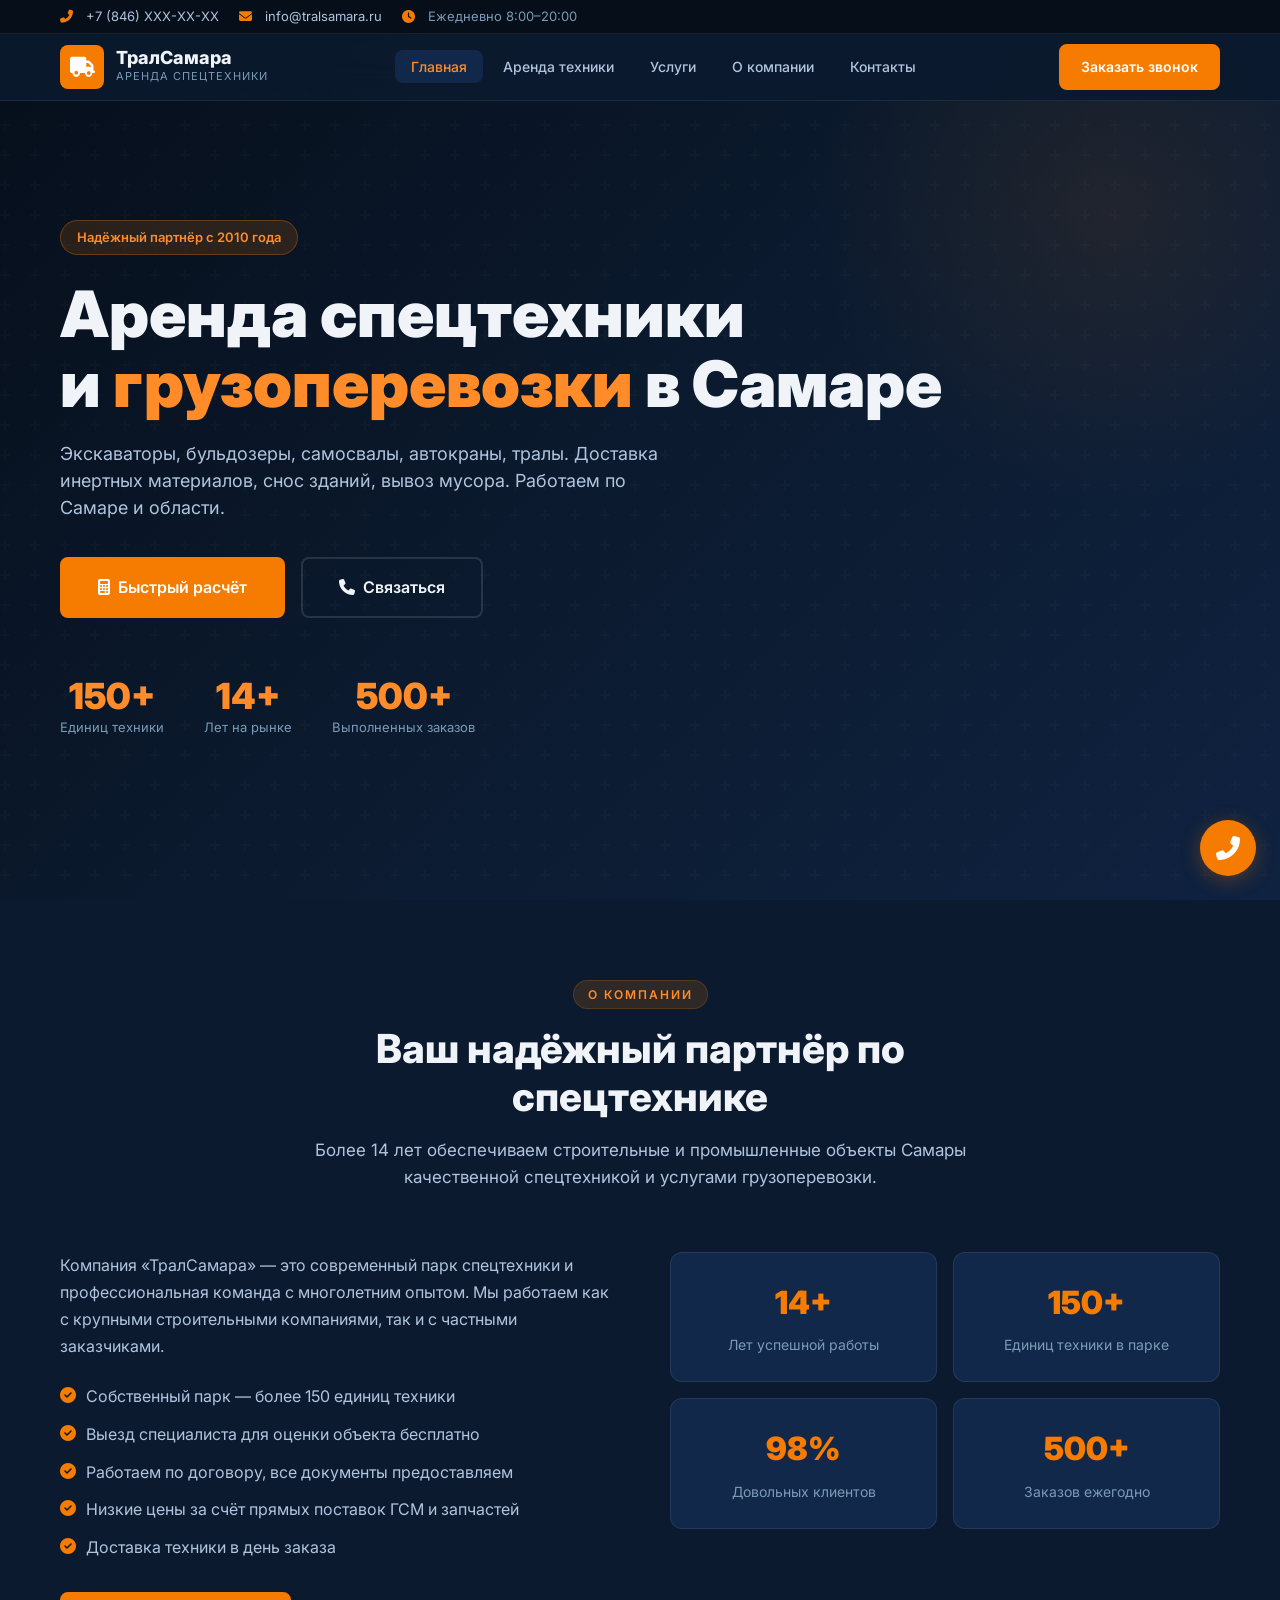
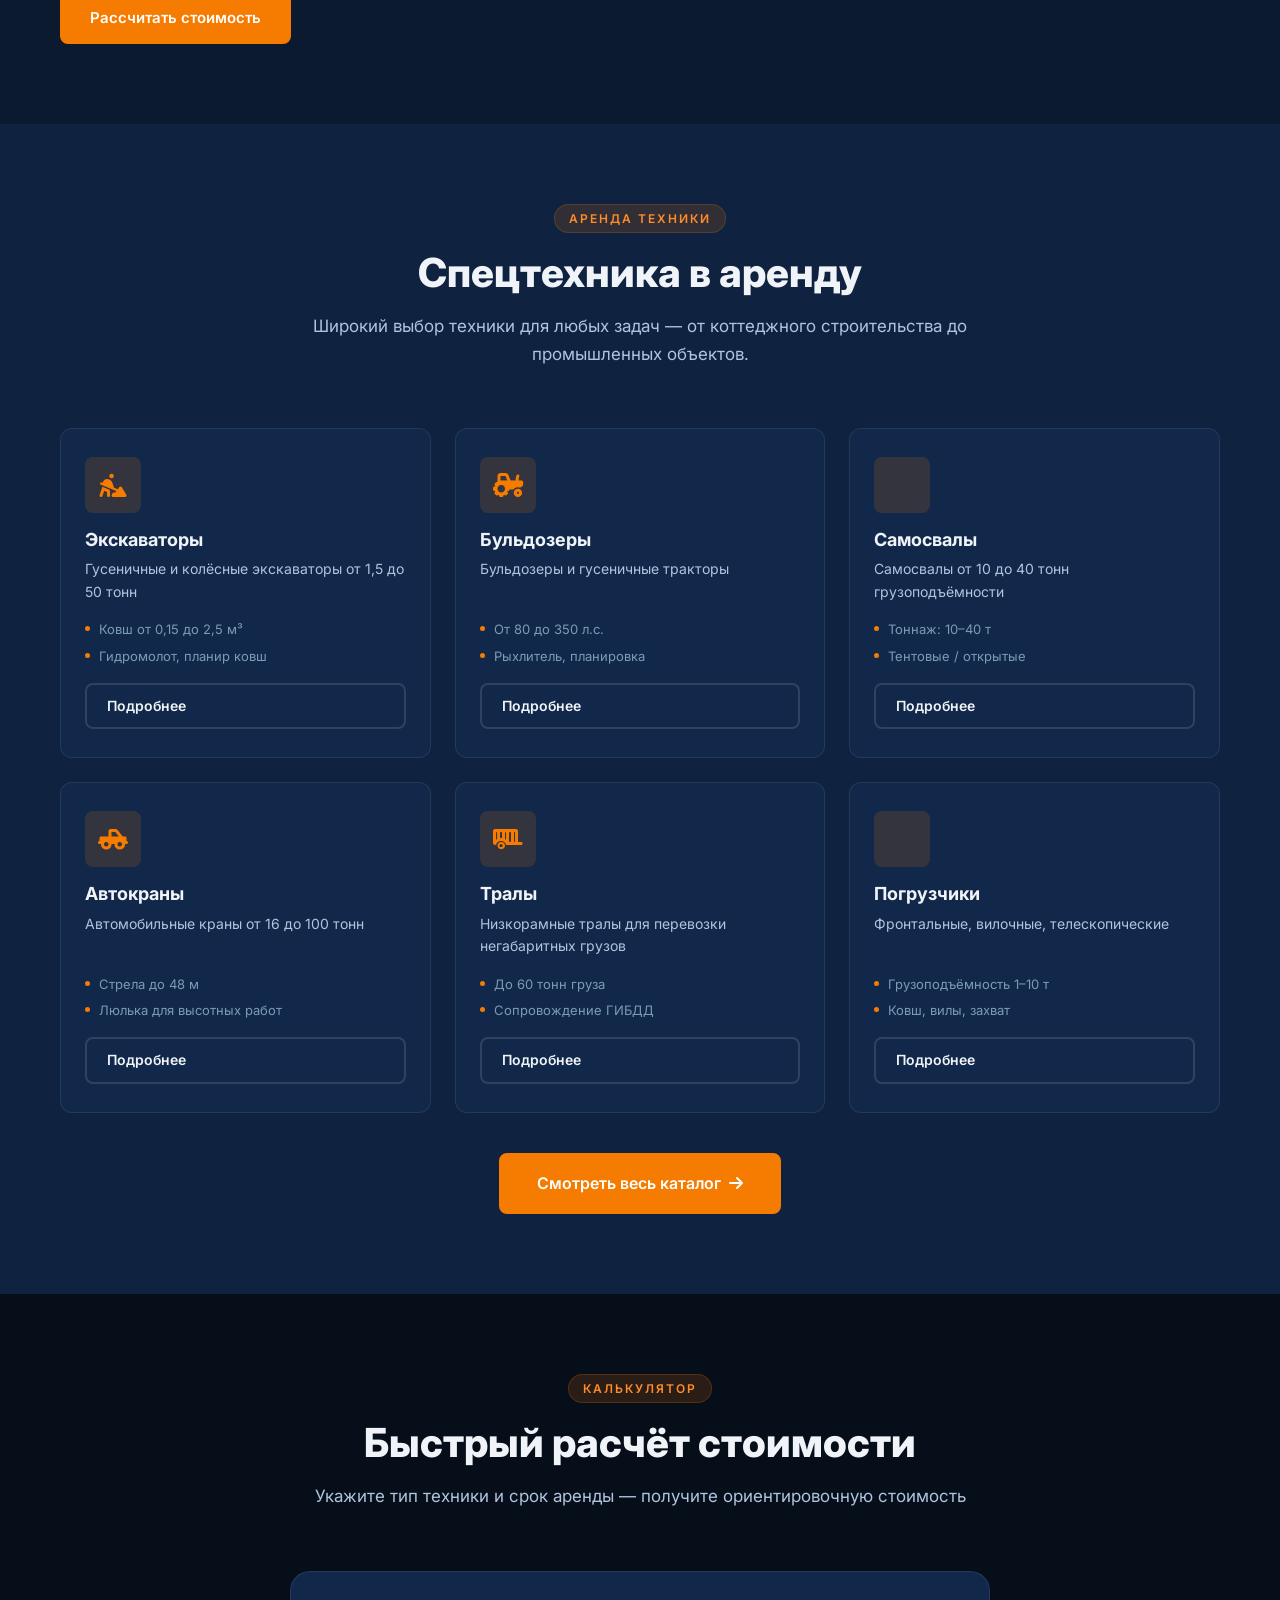
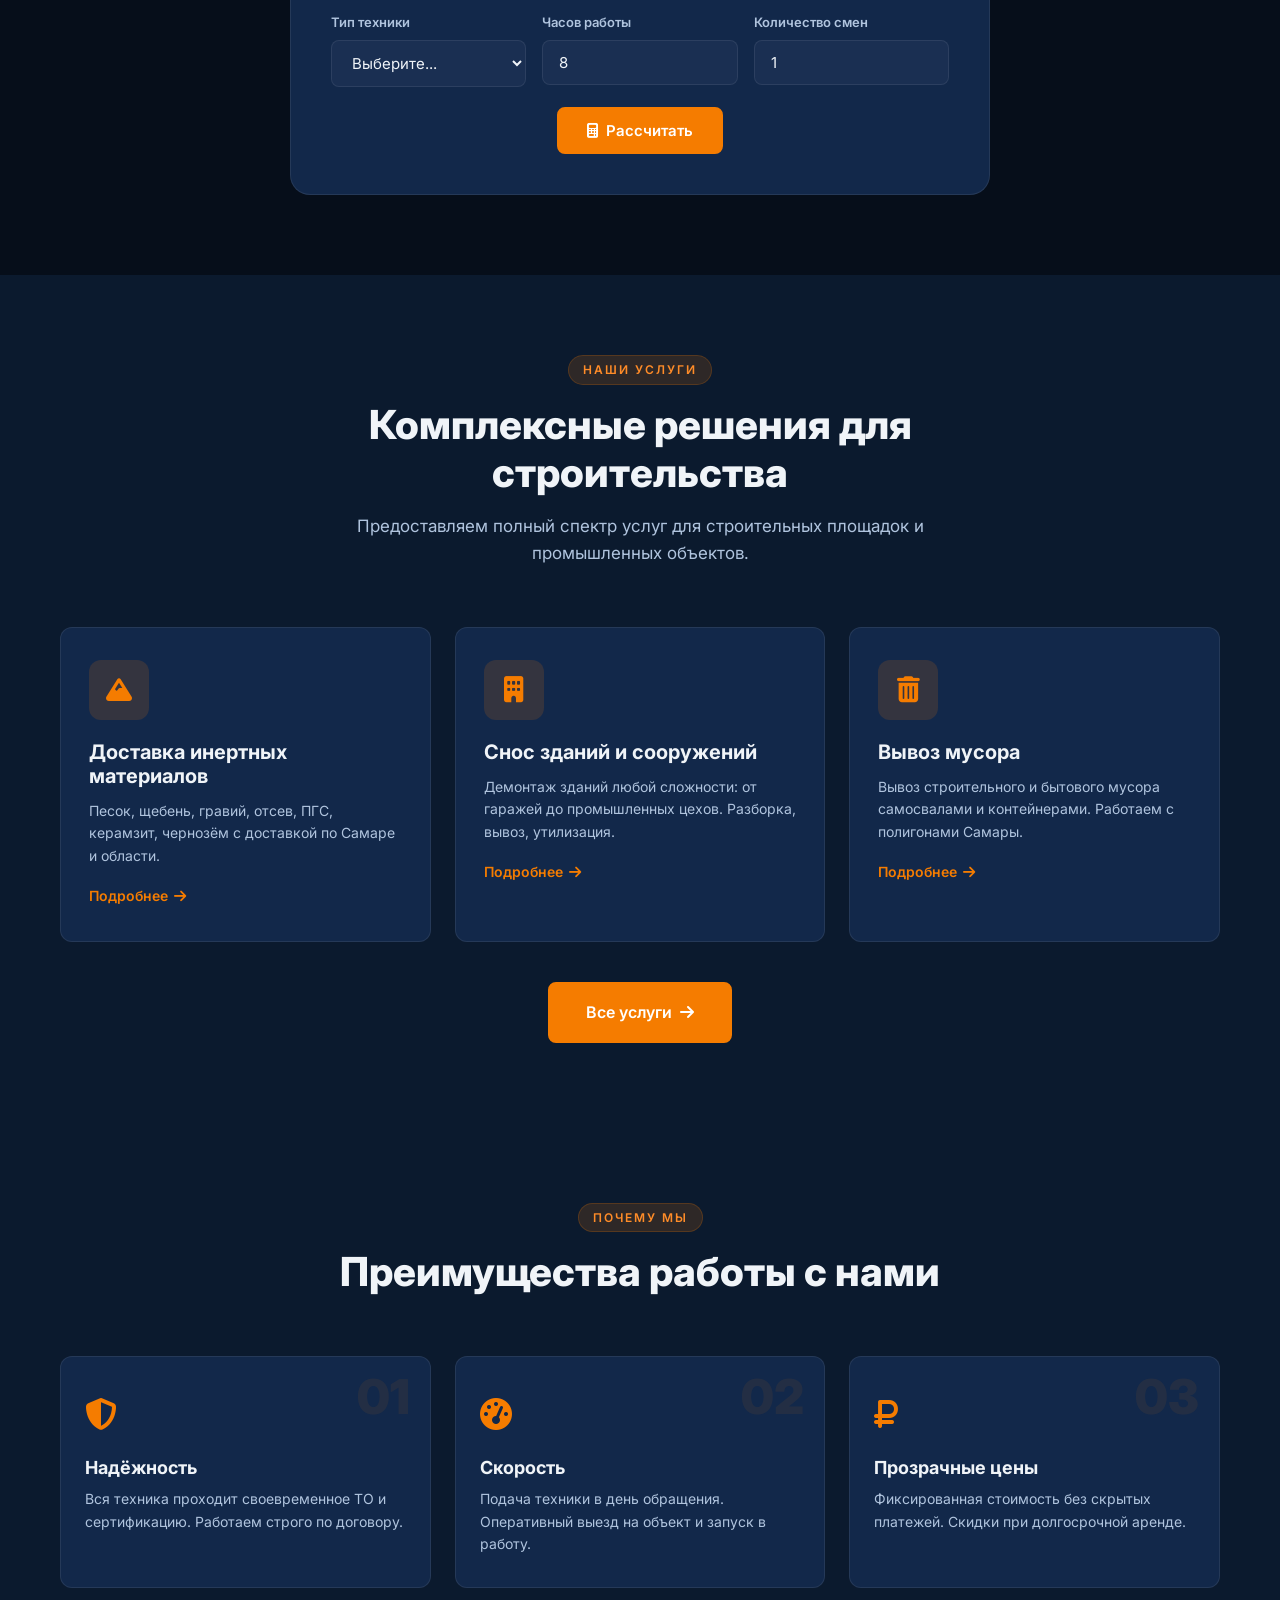
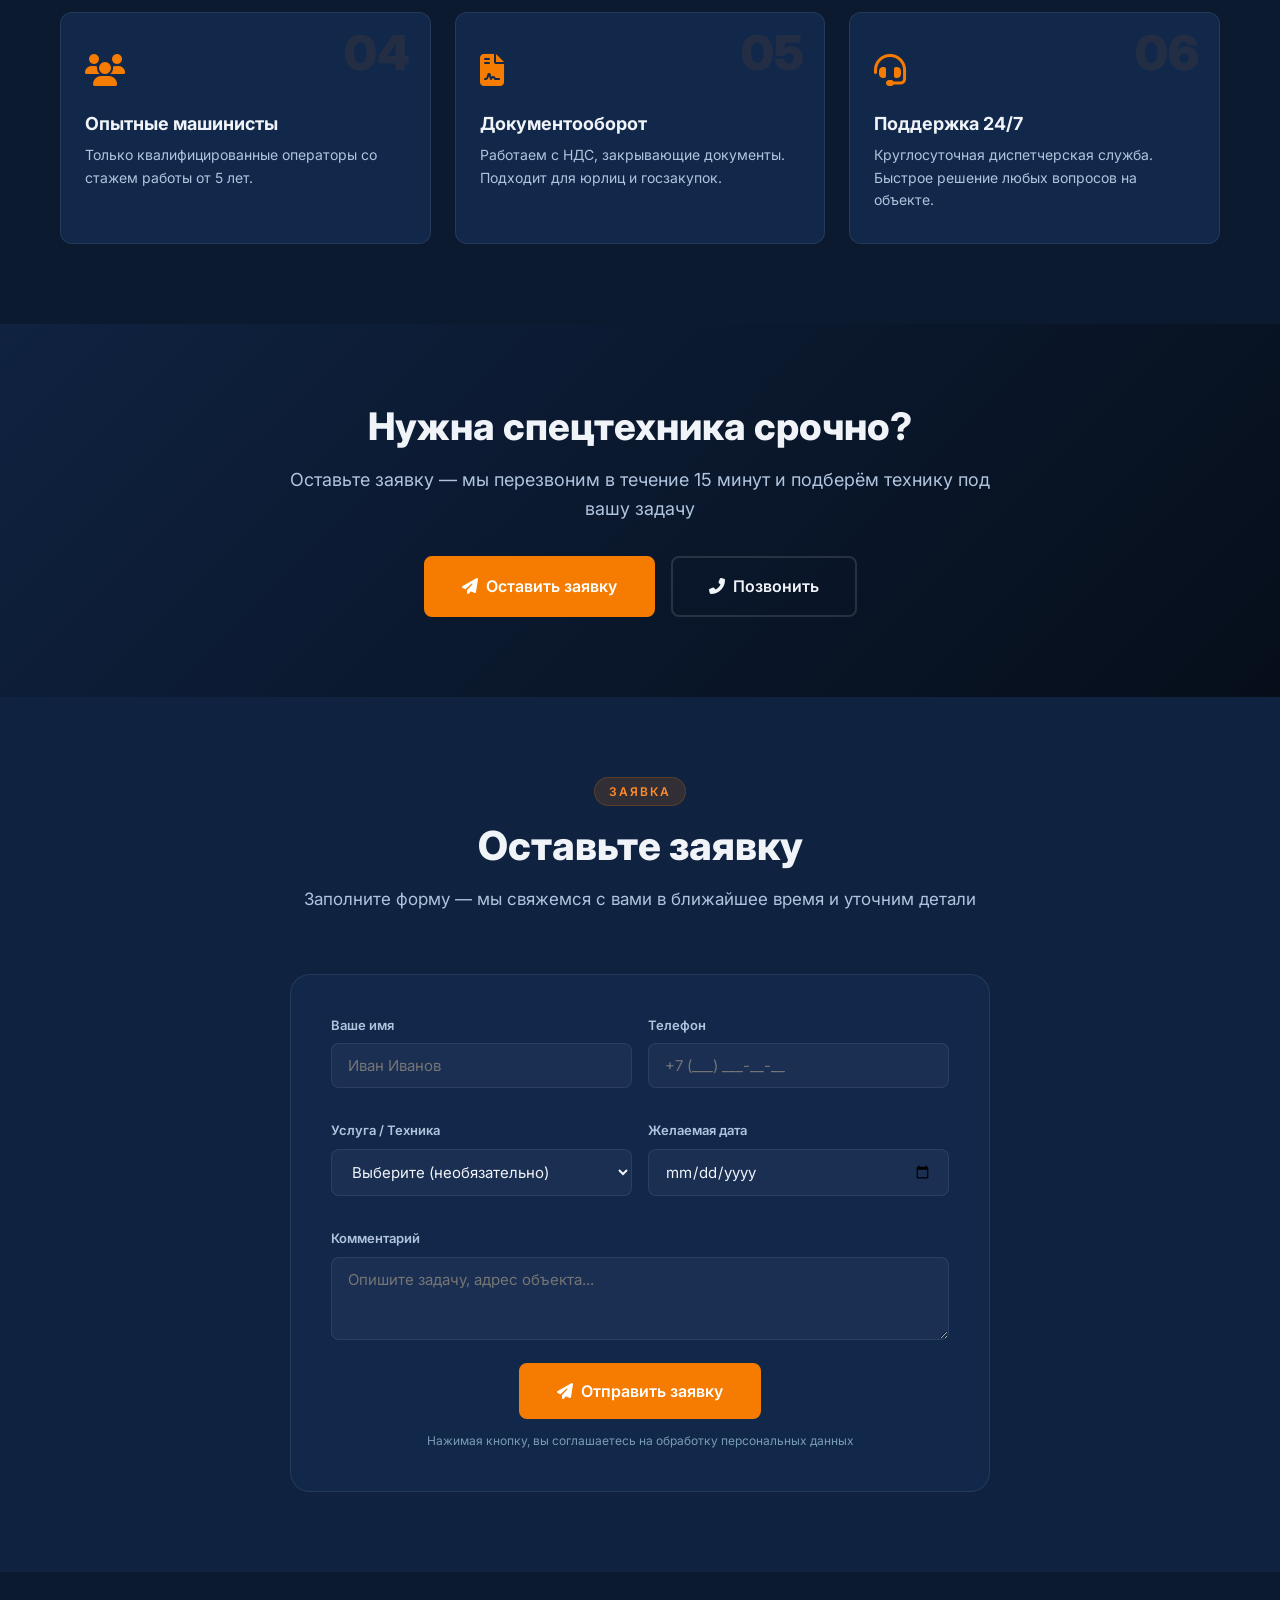
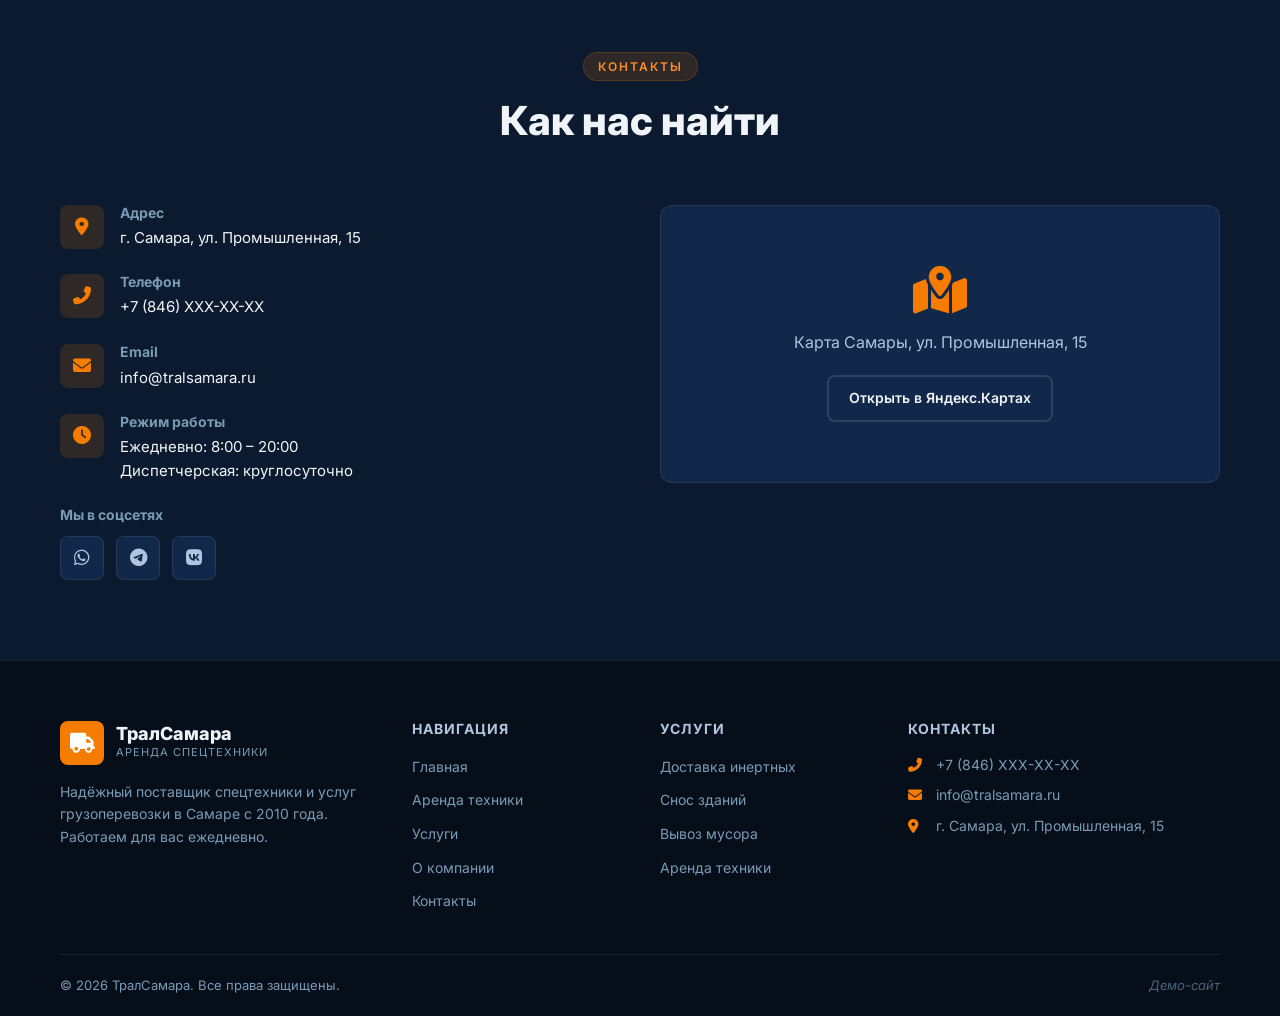
<file: index.html>
<!DOCTYPE html>
<html lang="ru">
<head>
    <meta charset="UTF-8">
    <meta name="viewport" content="width=device-width, initial-scale=1.0">
    <title>ТралСамара — Аренда спецтехники и грузоперевозки в Самаре</title>
    <meta name="description" content="Аренда спецтехники, грузоперевозки тралом, доставка инертных материалов, снос зданий, вывоз мусора в Самаре и Самарской области.">
    <meta name="keywords" content="аренда спецтехники, грузоперевозки, трал, Самара, доставка песка, снос зданий, вывоз мусора">
    <meta name="robots" content="index, follow">
    <link rel="canonical" href="https://sasha131080-cloud.github.io/tralsamara/">
    <link rel="preconnect" href="https://fonts.googleapis.com">
    <link rel="preconnect" href="https://fonts.gstatic.com" crossorigin>
    <link href="https://fonts.googleapis.com/css2?family=Inter:wght@400;500;600;700;800;900&display=swap" rel="stylesheet">
    <link rel="stylesheet" href="https://cdnjs.cloudflare.com/ajax/libs/font-awesome/6.5.0/css/all.min.css">
    <link rel="stylesheet" href="css/style.css">
    <!-- Schema.org разметка -->
    <script type="application/ld+json">
    {
        "@context": "https://schema.org",
        "@type": "Organization",
        "name": "ТралСамара",
        "url": "https://sasha131080-cloud.github.io/tralsamara/",
        "description": "Аренда спецтехники и грузоперевозки в Самаре",
        "address": {
            "@type": "PostalAddress",
            "addressLocality": "Самара, Россия"
        },
        "contactPoint": {
            "@type": "ContactPoint",
            "telephone": "+7-846-XXX-XX-XX",
            "contactType": "sales"
        }
    }
    </script>
</head>
<body>
    <!-- Шапка -->
    <header class="header" id="header">
        <div class="header__top">
            <div class="container">
                <div class="header__contacts">
                    <a href="tel:+7846XXX-XX-XX" class="header__phone"><i class="fas fa-phone-alt"></i> +7 (846) XXX-XX-XX</a>
                    <a href="mailto:info@tralsamara.ru" class="header__email"><i class="fas fa-envelope"></i> info@tralsamara.ru</a>
                    <span class="header__hours"><i class="fas fa-clock"></i> Ежедневно 8:00–20:00</span>
                </div>
            </div>
        </div>
        <div class="header__main">
            <div class="container">
                <div class="header__inner">
                    <a href="/" class="logo">
                        <span class="logo__icon"><i class="fas fa-truck"></i></span>
                        <span class="logo__text">
                            <span class="logo__name">ТралСамара</span>
                            <span class="logo__desc">Аренда спецтехники</span>
                        </span>
                    </a>
                    <nav class="nav" id="nav">
                        <ul class="nav__list">
                            <li><a href="/" class="nav__link nav__link--active">Главная</a></li>
                            <li><a href="catalog.html" class="nav__link">Аренда техники</a></li>
                            <li><a href="services.html" class="nav__link">Услуги</a></li>
                            <li><a href="#about" class="nav__link">О компании</a></li>
                            <li><a href="#contacts" class="nav__link">Контакты</a></li>
                        </ul>
                    </nav>
                    <div class="header__actions">
                        <a href="#order" class="btn btn--accent btn--sm header__cta">Заказать звонок</a>
                        <button class="burger" id="burger" aria-label="Меню">
                            <span></span><span></span><span></span>
                        </button>
                    </div>
                </div>
            </div>
        </div>
    </header>

    <!-- Hero -->
    <section class="hero" id="hero">
        <div class="hero__overlay"></div>
        <div class="hero__bg-pattern"></div>
        <div class="container">
            <div class="hero__content">
                <span class="hero__badge">Надёжный партнёр с 2010 года</span>
                <h1 class="hero__title">Аренда спецтехники <br>и <span class="text-accent">грузоперевозки</span> в Самаре</h1>
                <p class="hero__subtitle">Экскаваторы, бульдозеры, самосвалы, автокраны, тралы. Доставка инертных материалов, снос зданий, вывоз мусора. Работаем по Самаре и области.</p>
                <div class="hero__actions">
                    <a href="#calculator" class="btn btn--accent btn--lg"><i class="fas fa-calculator"></i> Быстрый расчёт</a>
                    <a href="#order" class="btn btn--outline btn--lg"><i class="fas fa-phone"></i> Связаться</a>
                </div>
                <div class="hero__stats">
                    <div class="hero__stat">
                        <span class="hero__stat-num">150+</span>
                        <span class="hero__stat-label">Единиц техники</span>
                    </div>
                    <div class="hero__stat">
                        <span class="hero__stat-num">14+</span>
                        <span class="hero__stat-label">Лет на рынке</span>
                    </div>
                    <div class="hero__stat">
                        <span class="hero__stat-num">500+</span>
                        <span class="hero__stat-label">Выполненных заказов</span>
                    </div>
                </div>
            </div>
        </div>
    </section>

    <!-- О компании -->
    <section class="section about" id="about">
        <div class="container">
            <div class="section__header">
                <span class="section__label">О компании</span>
                <h2 class="section__title">Ваш надёжный партнёр по спецтехнике</h2>
                <p class="section__desc">Более 14 лет обеспечиваем строительные и промышленные объекты Самары качественной спецтехникой и услугами грузоперевозки.</p>
            </div>
            <div class="about__grid">
                <div class="about__content">
                    <p>Компания «ТралСамара» — это современный парк спецтехники и профессиональная команда с многолетним опытом. Мы работаем как с крупными строительными компаниями, так и с частными заказчиками.</p>
                    <ul class="about__list">
                        <li><i class="fas fa-check-circle"></i> Собственный парк — более 150 единиц техники</li>
                        <li><i class="fas fa-check-circle"></i> Выезд специалиста для оценки объекта бесплатно</li>
                        <li><i class="fas fa-check-circle"></i> Работаем по договору, все документы предоставляем</li>
                        <li><i class="fas fa-check-circle"></i> Низкие цены за счёт прямых поставок ГСМ и запчастей</li>
                        <li><i class="fas fa-check-circle"></i> Доставка техники в день заказа</li>
                    </ul>
                    <a href="#calculator" class="btn btn--accent">Рассчитать стоимость</a>
                </div>
                <div class="about__numbers">
                    <div class="about__number-card">
                        <span class="about__number">14+</span>
                        <span class="about__label">Лет успешной работы</span>
                    </div>
                    <div class="about__number-card">
                        <span class="about__number">150+</span>
                        <span class="about__label">Единиц техники в парке</span>
                    </div>
                    <div class="about__number-card">
                        <span class="about__number">98%</span>
                        <span class="about__label">Довольных клиентов</span>
                    </div>
                    <div class="about__number-card">
                        <span class="about__number">500+</span>
                        <span class="about__label">Заказов ежегодно</span>
                    </div>
                </div>
            </div>
        </div>
    </section>

    <!-- Каталог техники (превью) -->
    <section class="section catalog-preview" id="catalog">
        <div class="container">
            <div class="section__header">
                <span class="section__label">Аренда техники</span>
                <h2 class="section__title">Спецтехника в аренду</h2>
                <p class="section__desc">Широкий выбор техники для любых задач — от коттеджного строительства до промышленных объектов.</p>
            </div>
            <div class="catalog-preview__grid">
                <div class="equip-card">
                    <div class="equip-card__icon"><i class="fas fa-digging"></i></div>
                    <h3 class="equip-card__title">Экскаваторы</h3>
                    <p class="equip-card__desc">Гусеничные и колёсные экскаваторы от 1,5 до 50 тонн</p>
                    <ul class="equip-card__specs">
                        <li>Ковш от 0,15 до 2,5 м³</li>
                        <li>Гидромолот, планир ковш</li>
                    </ul>
                    <a href="catalog.html" class="btn btn--outline btn--sm">Подробнее</a>
                </div>
                <div class="equip-card">
                    <div class="equip-card__icon"><i class="fas fa-tractor"></i></div>
                    <h3 class="equip-card__title">Бульдозеры</h3>
                    <p class="equip-card__desc">Бульдозеры и гусеничные тракторы</p>
                    <ul class="equip-card__specs">
                        <li>От 80 до 350 л.с.</li>
                        <li>Рыхлитель, планировка</li>
                    </ul>
                    <a href="catalog.html" class="btn btn--outline btn--sm">Подробнее</a>
                </div>
                <div class="equip-card">
                    <div class="equip-card__icon"><i class="fas fa-dump-truck"></i></div>
                    <h3 class="equip-card__title">Самосвалы</h3>
                    <p class="equip-card__desc">Самосвалы от 10 до 40 тонн грузоподъёмности</p>
                    <ul class="equip-card__specs">
                        <li>Тоннаж: 10–40 т</li>
                        <li>Тентовые / открытые</li>
                    </ul>
                    <a href="catalog.html" class="btn btn--outline btn--sm">Подробнее</a>
                </div>
                <div class="equip-card">
                    <div class="equip-card__icon"><i class="fas fa-truck-pickup"></i></div>
                    <h3 class="equip-card__title">Автокраны</h3>
                    <p class="equip-card__desc">Автомобильные краны от 16 до 100 тонн</p>
                    <ul class="equip-card__specs">
                        <li>Стрела до 48 м</li>
                        <li>Люлька для высотных работ</li>
                    </ul>
                    <a href="catalog.html" class="btn btn--outline btn--sm">Подробнее</a>
                </div>
                <div class="equip-card">
                    <div class="equip-card__icon"><i class="fas fa-trailer"></i></div>
                    <h3 class="equip-card__title">Тралы</h3>
                    <p class="equip-card__desc">Низкорамные тралы для перевозки негабаритных грузов</p>
                    <ul class="equip-card__specs">
                        <li>До 60 тонн груза</li>
                        <li>Сопровождение ГИБДД</li>
                    </ul>
                    <a href="catalog.html" class="btn btn--outline btn--sm">Подробнее</a>
                </div>
                <div class="equip-card">
                    <div class="equip-card__icon"><i class="fas fa-forklift"></i></div>
                    <h3 class="equip-card__title">Погрузчики</h3>
                    <p class="equip-card__desc">Фронтальные, вилочные, телескопические</p>
                    <ul class="equip-card__specs">
                        <li>Грузоподъёмность 1–10 т</li>
                        <li>Ковш, вилы, захват</li>
                    </ul>
                    <a href="catalog.html" class="btn btn--outline btn--sm">Подробнее</a>
                </div>
            </div>
            <div class="catalog-preview__cta">
                <a href="catalog.html" class="btn btn--accent btn--lg">Смотреть весь каталог <i class="fas fa-arrow-right"></i></a>
            </div>
        </div>
    </section>

    <!-- Калькулятор быстрого расчёта -->
    <section class="section calculator" id="calculator">
        <div class="container">
            <div class="section__header">
                <span class="section__label">Калькулятор</span>
                <h2 class="section__title">Быстрый расчёт стоимости</h2>
                <p class="section__desc">Укажите тип техники и срок аренды — получите ориентировочную стоимость</p>
            </div>
            <div class="calc-card">
                <form class="calc-form" id="calcForm">
                    <div class="calc-form__row">
                        <div class="calc-form__group">
                            <label for="calcType">Тип техники</label>
                            <select id="calcType" required>
                                <option value="">Выберите...</option>
                                <option value="excavator">Экскаватор</option>
                                <option value="bulldozer">Бульдозер</option>
                                <option value="dumper">Самосвал</option>
                                <option value="crane">Автокран</option>
                                <option value="trawl">Трал</option>
                                <option value="loader">Погрузчик</option>
                            </select>
                        </div>
                        <div class="calc-form__group">
                            <label for="calcHours">Часов работы</label>
                            <input type="number" id="calcHours" min="1" max="1000" value="8" required>
                        </div>
                        <div class="calc-form__group">
                            <label for="calcDays">Количество смен</label>
                            <input type="number" id="calcDays" min="1" max="365" value="1" required>
                        </div>
                    </div>
                    <div class="calc-form__result" id="calcResult" style="display:none;">
                        <span class="calc-form__result-label">Ориентировочная стоимость:</span>
                        <span class="calc-form__result-price" id="calcPrice">0 ₽</span>
                        <p class="calc-form__result-note">*Точную стоимость уточняйте у менеджера</p>
                    </div>
                    <div class="calc-form__actions">
                        <button type="button" class="btn btn--accent" id="calcBtn"><i class="fas fa-calculator"></i> Рассчитать</button>
                        <button type="button" class="btn btn--outline" id="calcOrderBtn" style="display:none;"><i class="fas fa-phone"></i> Заказать</button>
                    </div>
                </form>
            </div>
        </div>
    </section>

    <!-- Услуги (превью) -->
    <section class="section services-preview" id="services">
        <div class="container">
            <div class="section__header">
                <span class="section__label">Наши услуги</span>
                <h2 class="section__title">Комплексные решения для строительства</h2>
                <p class="section__desc">Предоставляем полный спектр услуг для строительных площадок и промышленных объектов.</p>
            </div>
            <div class="services-preview__grid">
                <a href="services.html#inert" class="service-card">
                    <div class="service-card__icon"><i class="fas fa-mountain"></i></div>
                    <h3 class="service-card__title">Доставка инертных материалов</h3>
                    <p class="service-card__desc">Песок, щебень, гравий, отсев, ПГС, керамзит, чернозём с доставкой по Самаре и области.</p>
                    <span class="service-card__link">Подробнее <i class="fas fa-arrow-right"></i></span>
                </a>
                <a href="services.html#demolition" class="service-card">
                    <div class="service-card__icon"><i class="fas fa-building"></i></div>
                    <h3 class="service-card__title">Снос зданий и сооружений</h3>
                    <p class="service-card__desc">Демонтаж зданий любой сложности: от гаражей до промышленных цехов. Разборка, вывоз, утилизация.</p>
                    <span class="service-card__link">Подробнее <i class="fas fa-arrow-right"></i></span>
                </a>
                <a href="services.html#waste" class="service-card">
                    <div class="service-card__icon"><i class="fas fa-trash-alt"></i></div>
                    <h3 class="service-card__title">Вывоз мусора</h3>
                    <p class="service-card__desc">Вывоз строительного и бытового мусора самосвалами и контейнерами. Работаем с полигонами Самары.</p>
                    <span class="service-card__link">Подробнее <i class="fas fa-arrow-right"></i></span>
                </a>
            </div>
            <div class="services-preview__cta">
                <a href="services.html" class="btn btn--accent btn--lg">Все услуги <i class="fas fa-arrow-right"></i></a>
            </div>
        </div>
    </section>

    <!-- Преимущества -->
    <section class="section benefits">
        <div class="container">
            <div class="section__header">
                <span class="section__label">Почему мы</span>
                <h2 class="section__title">Преимущества работы с нами</h2>
            </div>
            <div class="benefits__grid">
                <div class="benefit-card">
                    <div class="benefit-card__num">01</div>
                    <div class="benefit-card__icon"><i class="fas fa-shield-alt"></i></div>
                    <h3>Надёжность</h3>
                    <p>Вся техника проходит своевременное ТО и сертификацию. Работаем строго по договору.</p>
                </div>
                <div class="benefit-card">
                    <div class="benefit-card__num">02</div>
                    <div class="benefit-card__icon"><i class="fas fa-tachometer-alt"></i></div>
                    <h3>Скорость</h3>
                    <p>Подача техники в день обращения. Оперативный выезд на объект и запуск в работу.</p>
                </div>
                <div class="benefit-card">
                    <div class="benefit-card__num">03</div>
                    <div class="benefit-card__icon"><i class="fas fa-ruble-sign"></i></div>
                    <h3>Прозрачные цены</h3>
                    <p>Фиксированная стоимость без скрытых платежей. Скидки при долгосрочной аренде.</p>
                </div>
                <div class="benefit-card">
                    <div class="benefit-card__num">04</div>
                    <div class="benefit-card__icon"><i class="fas fa-users"></i></div>
                    <h3>Опытные машинисты</h3>
                    <p>Только квалифицированные операторы со стажем работы от 5 лет.</p>
                </div>
                <div class="benefit-card">
                    <div class="benefit-card__num">05</div>
                    <div class="benefit-card__icon"><i class="fas fa-file-contract"></i></div>
                    <h3>Документооборот</h3>
                    <p>Работаем с НДС, закрывающие документы. Подходит для юрлиц и госзакупок.</p>
                </div>
                <div class="benefit-card">
                    <div class="benefit-card__num">06</div>
                    <div class="benefit-card__icon"><i class="fas fa-headset"></i></div>
                    <h3>Поддержка 24/7</h3>
                    <p>Круглосуточная диспетчерская служба. Быстрое решение любых вопросов на объекте.</p>
                </div>
            </div>
        </div>
    </section>

    <!-- CTA Блок -->
    <section class="section cta-block">
        <div class="container">
            <div class="cta-block__inner">
                <h2 class="cta-block__title">Нужна спецтехника срочно?</h2>
                <p class="cta-block__desc">Оставьте заявку — мы перезвоним в течение 15 минут и подберём технику под вашу задачу</p>
                <div class="cta-block__actions">
                    <a href="#order" class="btn btn--accent btn--lg"><i class="fas fa-paper-plane"></i> Оставить заявку</a>
                    <a href="tel:+7846XXX-XX-XX" class="btn btn--outline btn--lg"><i class="fas fa-phone-alt"></i> Позвонить</a>
                </div>
            </div>
        </div>
    </section>

    <!-- Форма заказа -->
    <section class="section order" id="order">
        <div class="container">
            <div class="section__header">
                <span class="section__label">Заявка</span>
                <h2 class="section__title">Оставьте заявку</h2>
                <p class="section__desc">Заполните форму — мы свяжемся с вами в ближайшее время и уточним детали</p>
            </div>
            <div class="order__card">
                <form class="order-form" id="orderForm">
                    <input type="hidden" name="form_type" value="order">
                    <div class="order-form__row">
                        <div class="order-form__group">
                            <label for="orderName">Ваше имя</label>
                            <input type="text" id="orderName" name="name" placeholder="Иван Иванов" required>
                        </div>
                        <div class="order-form__group">
                            <label for="orderPhone">Телефон</label>
                            <input type="tel" id="orderPhone" name="phone" placeholder="+7 (___) ___-__-__" required>
                        </div>
                    </div>
                    <div class="order-form__row">
                        <div class="order-form__group">
                            <label for="orderService">Услуга / Техника</label>
                            <select id="orderService" name="service">
                                <option value="">Выберите (необязательно)</option>
                                <optgroup label="Техника">
                                    <option value="excavator">Экскаватор</option>
                                    <option value="bulldozer">Бульдозер</option>
                                    <option value="dumper">Самосвал</option>
                                    <option value="crane">Автокран</option>
                                    <option value="trawl">Трал</option>
                                    <option value="loader">Погрузчик</option>
                                </optgroup>
                                <optgroup label="Услуги">
                                    <option value="inert">Доставка инертных материалов</option>
                                    <option value="demolition">Снос зданий</option>
                                    <option value="waste">Вывоз мусора</option>
                                </optgroup>
                            </select>
                        </div>
                        <div class="order-form__group">
                            <label for="orderDate">Желаемая дата</label>
                            <input type="date" id="orderDate" name="date">
                        </div>
                    </div>
                    <div class="order-form__group">
                        <label for="orderComment">Комментарий</label>
                        <textarea id="orderComment" name="comment" rows="3" placeholder="Опишите задачу, адрес объекта..."></textarea>
                    </div>
                    <div class="order-form__actions">
                        <button type="submit" class="btn btn--accent btn--lg"><i class="fas fa-paper-plane"></i> Отправить заявку</button>
                    </div>
                    <p class="order-form__policy">Нажимая кнопку, вы соглашаетесь на обработку персональных данных</p>
                </form>
                <div class="order__success" id="orderSuccess" style="display:none;">
                    <i class="fas fa-check-circle"></i>
                    <h3>Заявка принята!</h3>
                    <p>Мы свяжемся с вами в ближайшее время.</p>
                </div>
            </div>
        </div>
    </section>

    <!-- Контакты -->
    <section class="section contacts" id="contacts">
        <div class="container">
            <div class="section__header">
                <span class="section__label">Контакты</span>
                <h2 class="section__title">Как нас найти</h2>
            </div>
            <div class="contacts__grid">
                <div class="contacts__info">
                    <div class="contacts__item">
                        <i class="fas fa-map-marker-alt"></i>
                        <div>
                            <h4>Адрес</h4>
                            <p>г. Самара, ул. Промышленная, 15</p>
                        </div>
                    </div>
                    <div class="contacts__item">
                        <i class="fas fa-phone-alt"></i>
                        <div>
                            <h4>Телефон</h4>
                            <a href="tel:+7846XXX-XX-XX">+7 (846) XXX-XX-XX</a>
                        </div>
                    </div>
                    <div class="contacts__item">
                        <i class="fas fa-envelope"></i>
                        <div>
                            <h4>Email</h4>
                            <a href="mailto:info@tralsamara.ru">info@tralsamara.ru</a>
                        </div>
                    </div>
                    <div class="contacts__item">
                        <i class="fas fa-clock"></i>
                        <div>
                            <h4>Режим работы</h4>
                            <p>Ежедневно: 8:00 – 20:00</p>
                            <p>Диспетчерская: круглосуточно</p>
                        </div>
                    </div>
                    <div class="contacts__social">
                        <h4>Мы в соцсетях</h4>
                        <div class="social-links">
                            <a href="#" class="social-link"><i class="fab fa-whatsapp"></i></a>
                            <a href="#" class="social-link"><i class="fab fa-telegram"></i></a>
                            <a href="#" class="social-link"><i class="fab fa-vk"></i></a>
                        </div>
                    </div>
                </div>
                <div class="contacts__map">
                    <div class="contacts__map-placeholder">
                        <i class="fas fa-map-marked-alt"></i>
                        <p>Карта Самары, ул. Промышленная, 15</p>
                        <a href="https://yandex.ru/maps/?text=Самара+Промышленная+15" target="_blank" class="btn btn--outline btn--sm">Открыть в Яндекс.Картах</a>
                    </div>
                </div>
            </div>
        </div>
    </section>

    <!-- Футер -->
    <footer class="footer">
        <div class="container">
            <div class="footer__inner">
                <div class="footer__col">
                    <div class="logo">
                        <span class="logo__icon"><i class="fas fa-truck"></i></span>
                        <span class="logo__text">
                            <span class="logo__name">ТралСамара</span>
                            <span class="logo__desc">Аренда спецтехники</span>
                        </span>
                    </div>
                    <p class="footer__desc">Надёжный поставщик спецтехники и услуг грузоперевозки в Самаре с 2010 года. Работаем для вас ежедневно.</p>
                </div>
                <div class="footer__col">
                    <h4>Навигация</h4>
                    <ul class="footer__links">
                        <li><a href="/">Главная</a></li>
                        <li><a href="catalog.html">Аренда техники</a></li>
                        <li><a href="services.html">Услуги</a></li>
                        <li><a href="#about">О компании</a></li>
                        <li><a href="#contacts">Контакты</a></li>
                    </ul>
                </div>
                <div class="footer__col">
                    <h4>Услуги</h4>
                    <ul class="footer__links">
                        <li><a href="services.html#inert">Доставка инертных</a></li>
                        <li><a href="services.html#demolition">Снос зданий</a></li>
                        <li><a href="services.html#waste">Вывоз мусора</a></li>
                        <li><a href="catalog.html">Аренда техники</a></li>
                    </ul>
                </div>
                <div class="footer__col">
                    <h4>Контакты</h4>
                    <p><i class="fas fa-phone-alt"></i> <a href="tel:+7846XXX-XX-XX">+7 (846) XXX-XX-XX</a></p>
                    <p><i class="fas fa-envelope"></i> <a href="mailto:info@tralsamara.ru">info@tralsamara.ru</a></p>
                    <p><i class="fas fa-map-marker-alt"></i> г. Самара, ул. Промышленная, 15</p>
                </div>
            </div>
            <div class="footer__bottom">
                <p>&copy; 2026 ТралСамара. Все права защищены.</p>
                <p class="footer__dev">Демо-сайт</p>
            </div>
        </div>
    </footer>

    <!-- Виджет обратного звонка -->
    <div class="callback-widget" id="callbackWidget">
        <button class="callback-widget__btn" id="callbackBtn" aria-label="Обратный звонок">
            <i class="fas fa-phone-alt"></i>
        </button>
        <div class="callback-widget__form" id="callbackForm">
            <h4>Заказать звонок</h4>
            <form id="callbackFormInner">
                <input type="hidden" name="form_type" value="callback">
                <input type="text" name="name" placeholder="Ваше имя">
                <input type="tel" name="phone" placeholder="+7 (___) ___-__-__" required>
                <button type="submit" class="btn btn--accent btn--sm">Перезвоните мне</button>
            </form>
            <div class="callback-widget__success" style="display:none;">
                <i class="fas fa-check"></i> Спасибо, мы перезвоним!
            </div>
        </div>
    </div>

    <script src="js/script.js"></script>
</body>
</html>
</file>
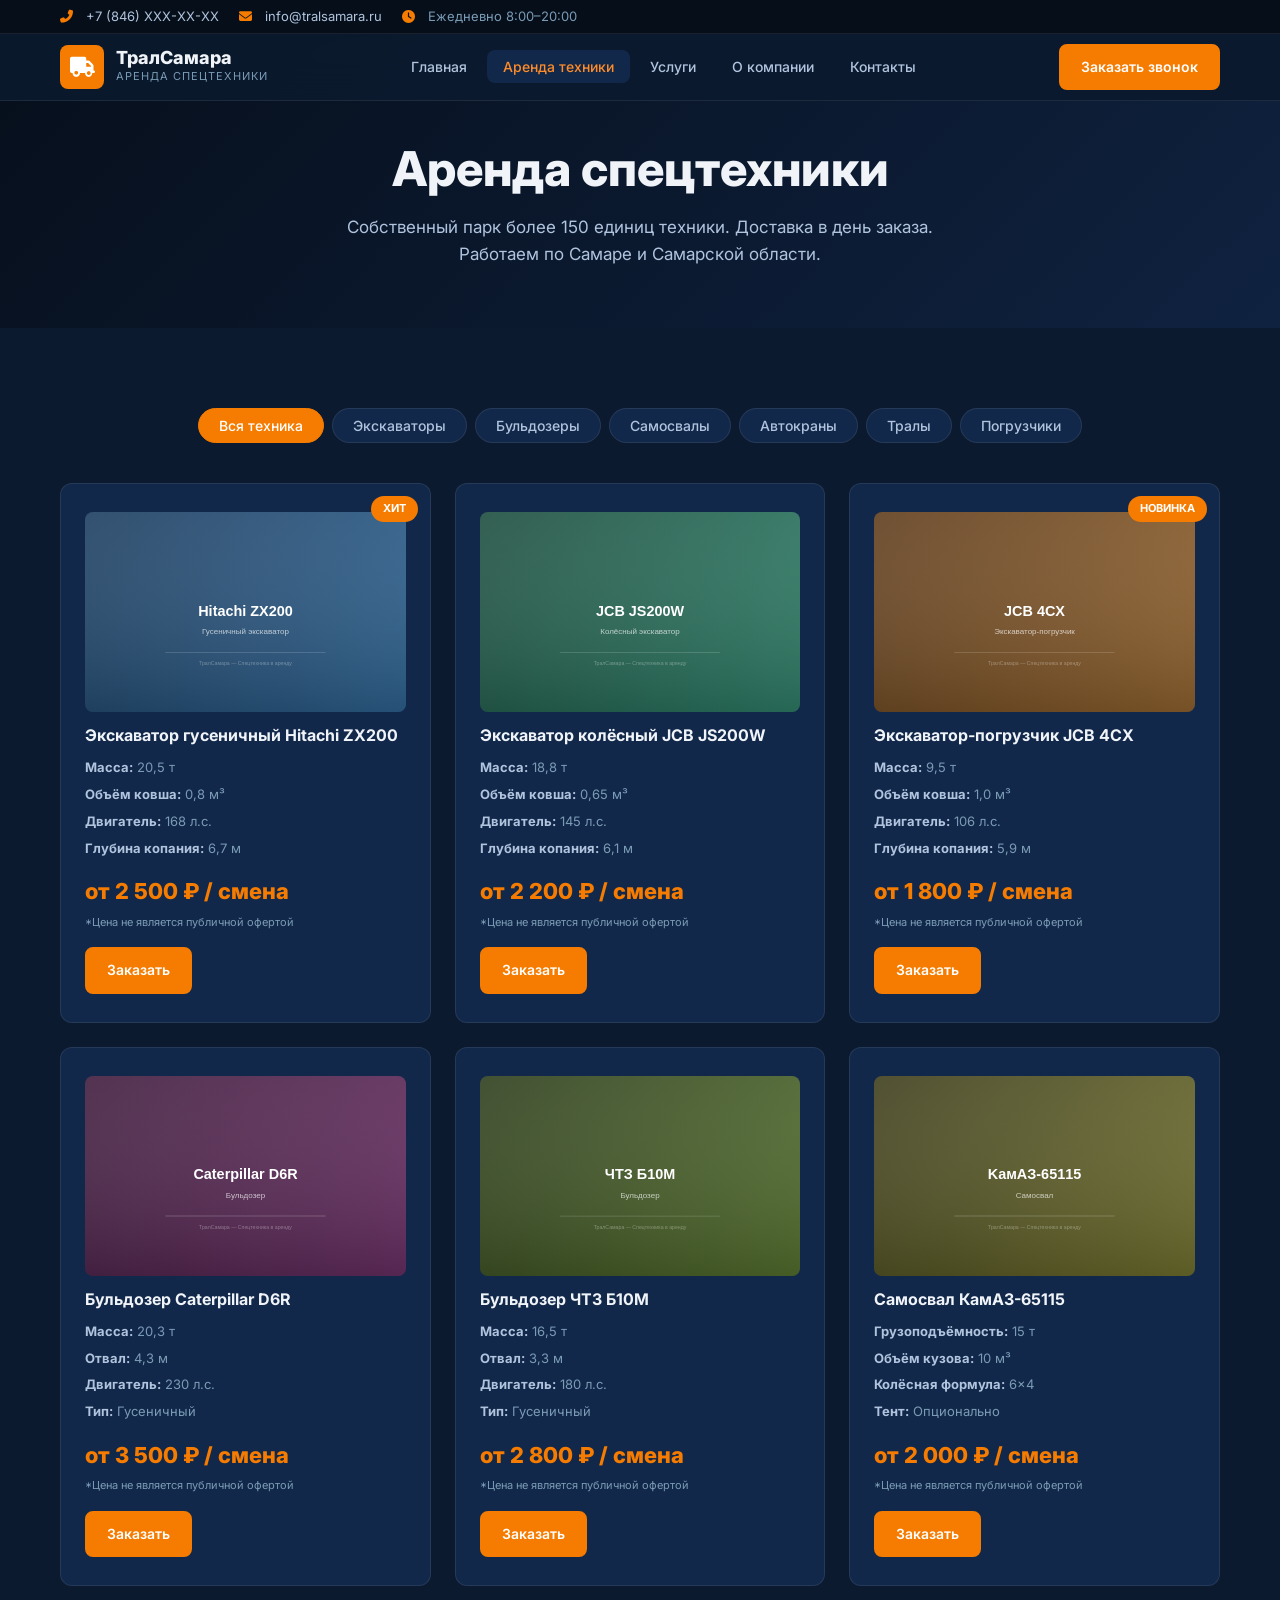
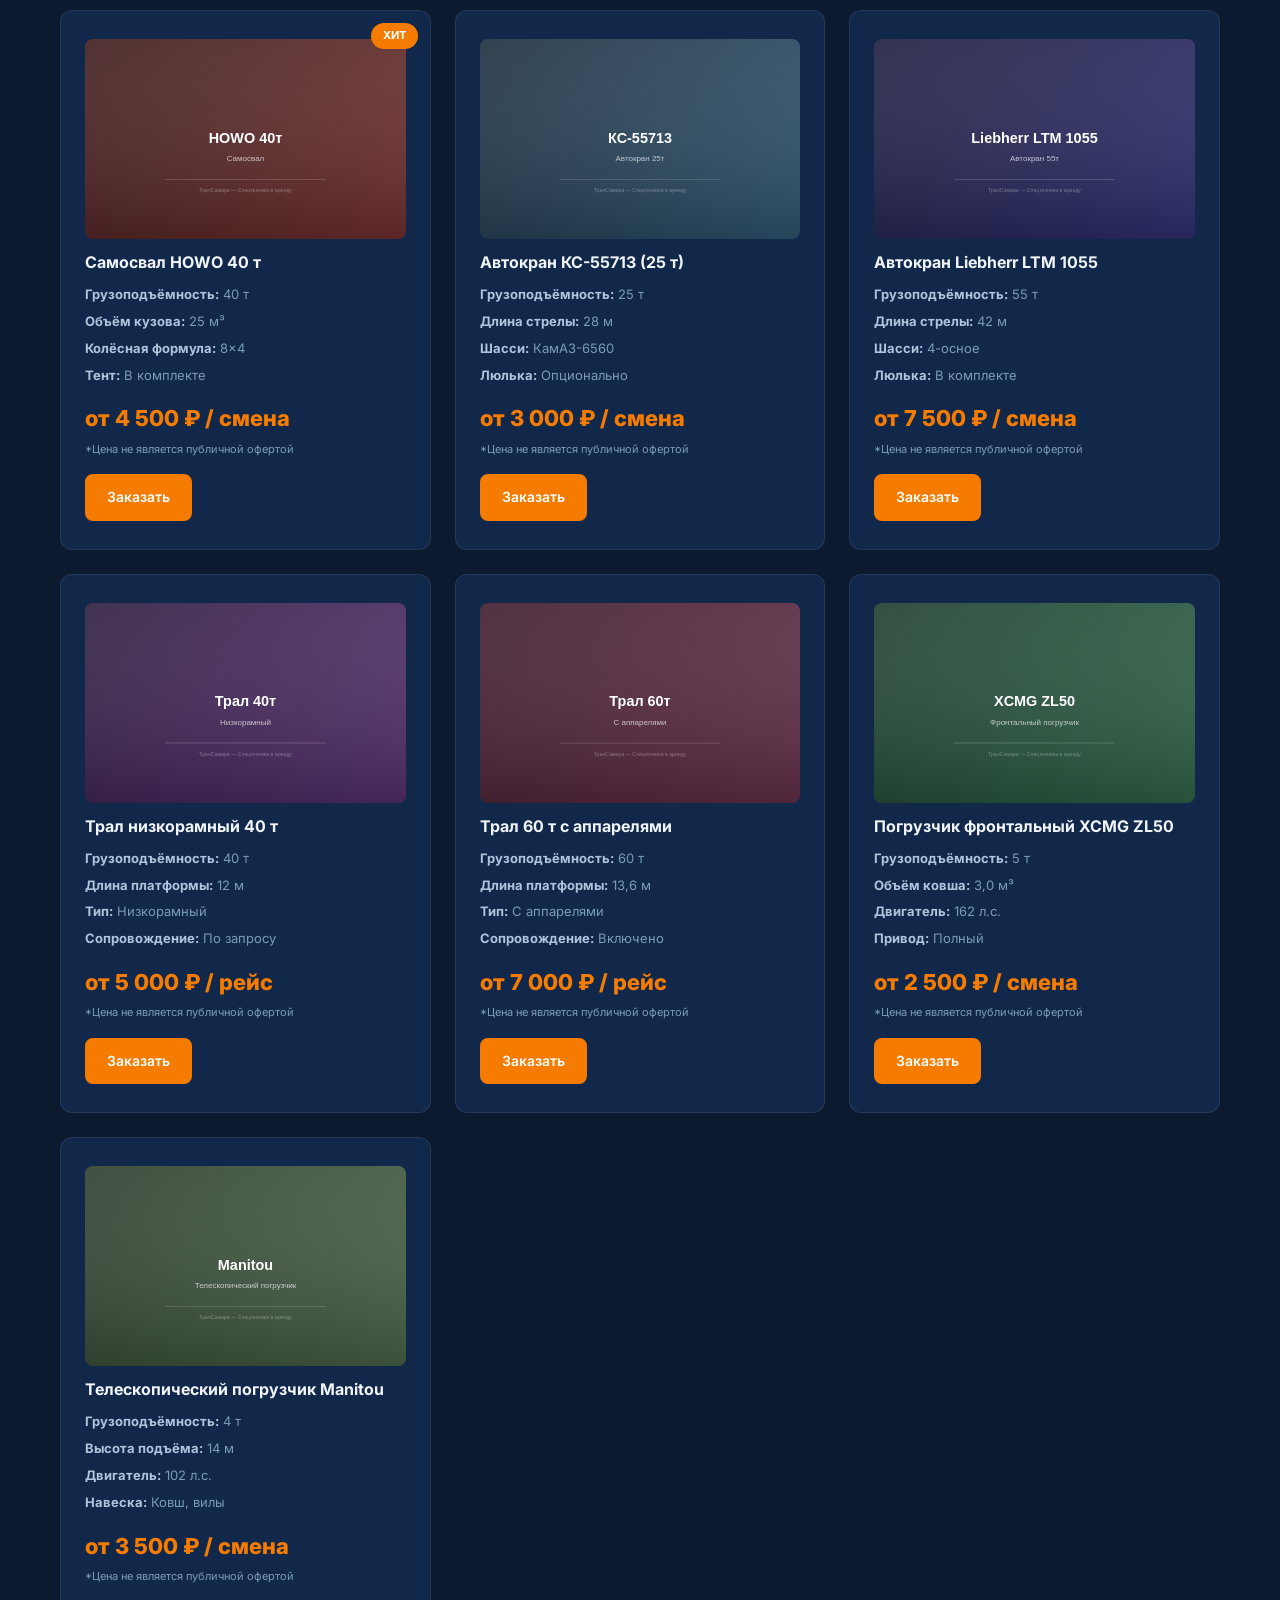
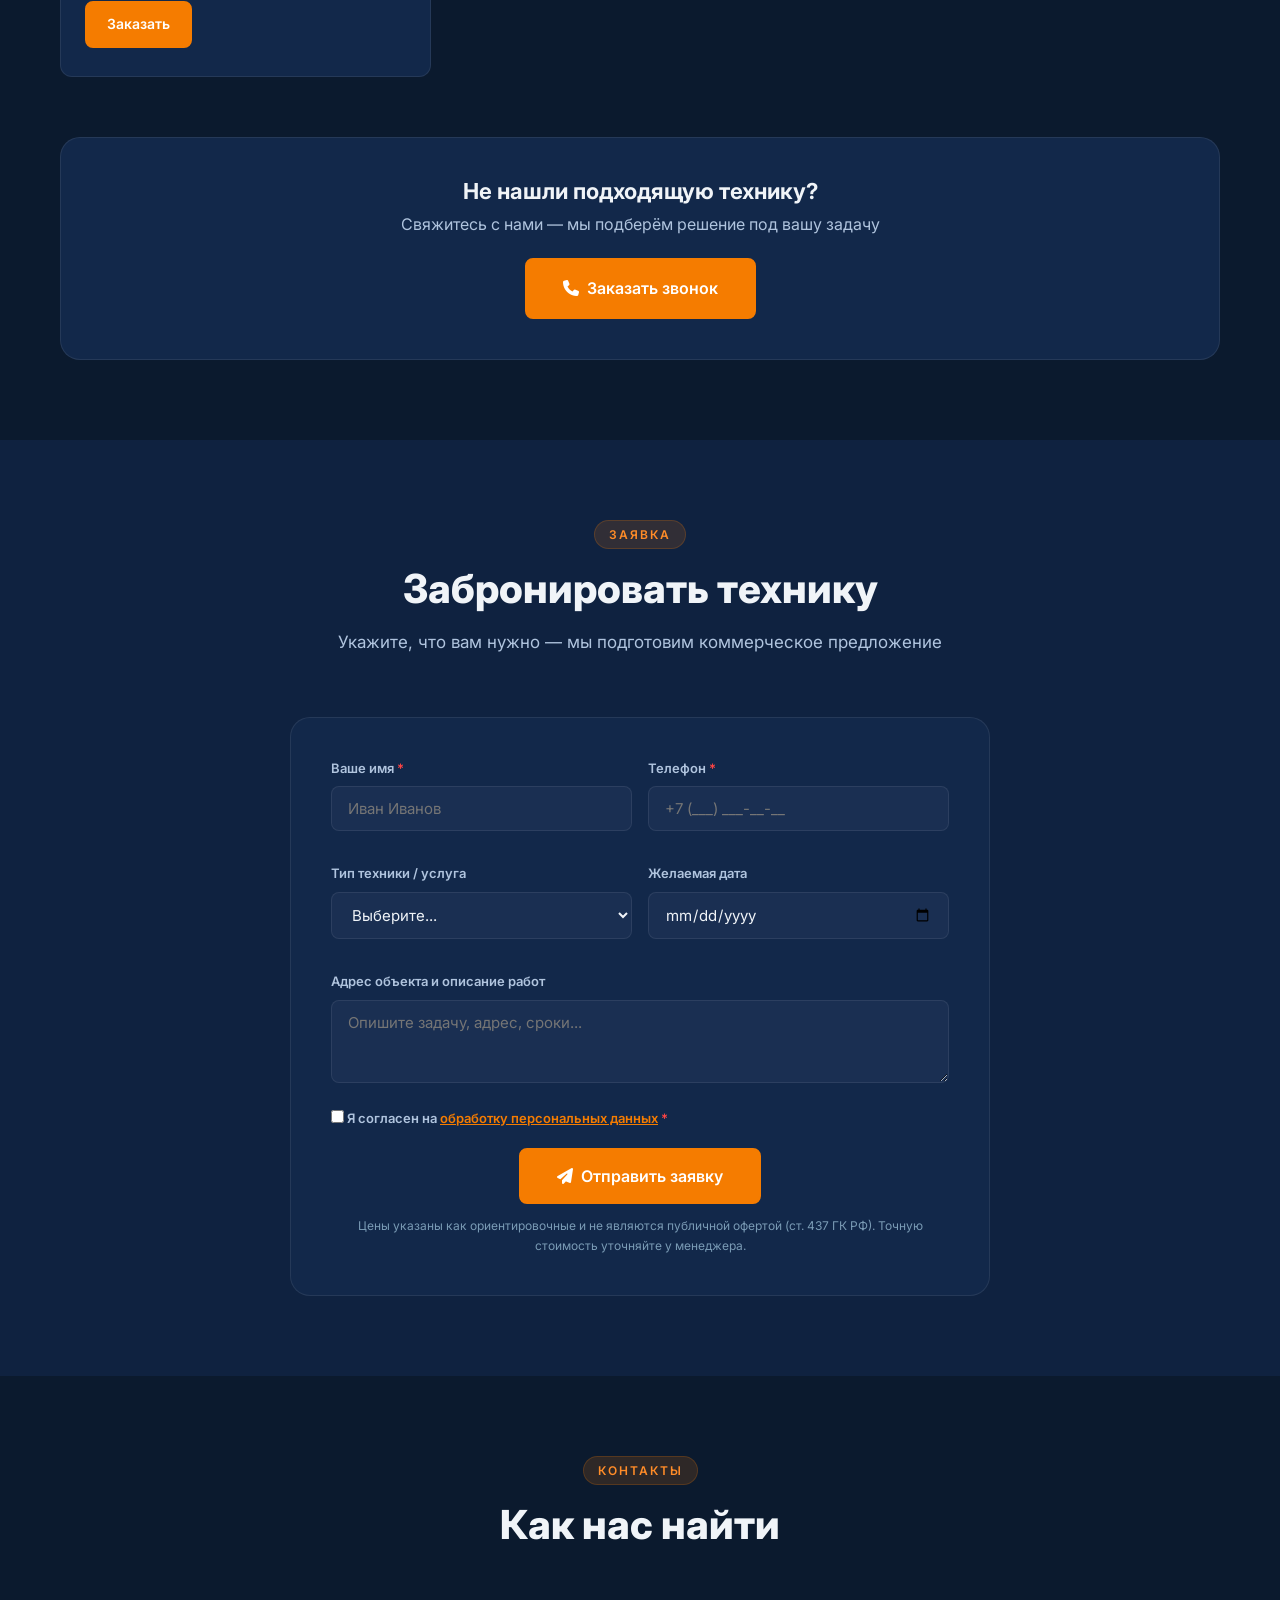
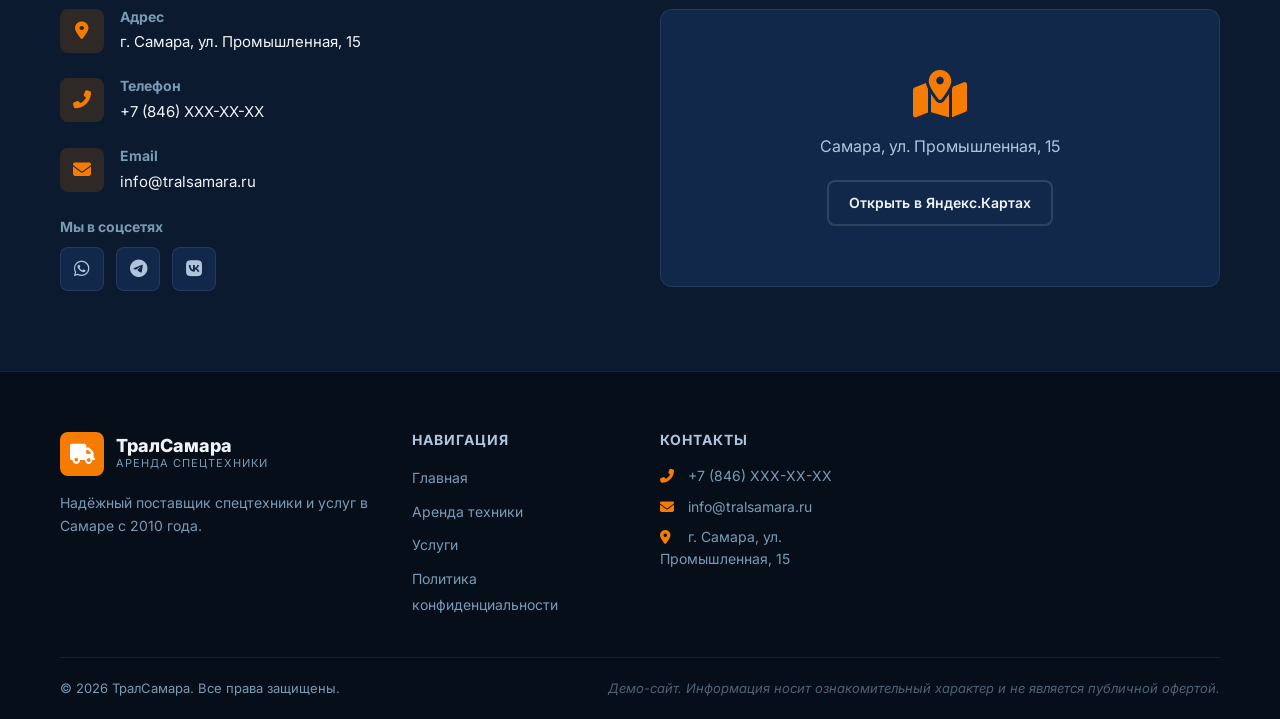
<file: catalog.html>
<!DOCTYPE html>
<html lang="ru">
<head>
    <meta charset="UTF-8">
    <meta name="viewport" content="width=device-width, initial-scale=1.0">
    <title>Аренда спецтехники в Самаре — ТралСамара</title>
    <meta name="description" content="Аренда экскаваторов, бульдозеров, самосвалов, автокранов, тралов и погрузчиков в Самаре. Собственный парк 150+ единиц техники. Доставка в день заказа.">
    <meta name="keywords" content="аренда экскаватора, аренда бульдозера, аренда самосвала, аренда автокрана, аренда трала, спецтехника Самара">
    <link rel="canonical" href="https://sasha131080-cloud.github.io/tralsamara/catalog.html">
    <link rel="preconnect" href="https://fonts.googleapis.com">
    <link rel="preconnect" href="https://fonts.gstatic.com" crossorigin>
    <link href="https://fonts.googleapis.com/css2?family=Inter:wght@400;500;600;700;800;900&display=swap" rel="stylesheet">
    <link rel="stylesheet" href="https://cdnjs.cloudflare.com/ajax/libs/font-awesome/6.5.0/css/all.min.css">
    <link rel="stylesheet" href="css/style.css">
</head>
<body>
    <!-- Шапка -->
    <header class="header" id="header">
        <div class="header__top">
            <div class="container">
                <div class="header__contacts">
                    <a href="tel:+7846XXX-XX-XX" class="header__phone"><i class="fas fa-phone-alt"></i> +7 (846) XXX-XX-XX</a>
                    <a href="mailto:info@tralsamara.ru" class="header__email"><i class="fas fa-envelope"></i> info@tralsamara.ru</a>
                    <span class="header__hours"><i class="fas fa-clock"></i> Ежедневно 8:00–20:00</span>
                </div>
            </div>
        </div>
        <div class="header__main">
            <div class="container">
                <div class="header__inner">
                    <a href="/" class="logo">
                        <span class="logo__icon"><i class="fas fa-truck"></i></span>
                        <span class="logo__text">
                            <span class="logo__name">ТралСамара</span>
                            <span class="logo__desc">Аренда спецтехники</span>
                        </span>
                    </a>
                    <nav class="nav" id="nav">
                        <ul class="nav__list">
                            <li><a href="/" class="nav__link">Главная</a></li>
                            <li><a href="catalog.html" class="nav__link nav__link--active">Аренда техники</a></li>
                            <li><a href="services.html" class="nav__link">Услуги</a></li>
                            <li><a href="/#about" class="nav__link">О компании</a></li>
                            <li><a href="/#contacts" class="nav__link">Контакты</a></li>
                        </ul>
                    </nav>
                    <div class="header__actions">
                        <a href="#order" class="btn btn--accent btn--sm header__cta">Заказать звонок</a>
                        <button class="burger" id="burger" aria-label="Меню">
                            <span></span><span></span><span></span>
                        </button>
                    </div>
                </div>
            </div>
        </div>
    </header>

    <!-- Hero каталога -->
    <section class="page-hero">
        <div class="container">
            <h1 class="page-hero__title">Аренда спецтехники</h1>
            <p class="page-hero__desc">Собственный парк более 150 единиц техники. Доставка в день заказа. Работаем по Самаре и Самарской области.</p>
        </div>
    </section>

    <!-- Каталог -->
    <section class="section catalog-page">
        <div class="container">
            <!-- Фильтр -->
            <div class="catalog-filter" id="catalogFilter">
                <button class="catalog-filter__btn catalog-filter__btn--active" data-filter="all">Вся техника</button>
                <button class="catalog-filter__btn" data-filter="excavator">Экскаваторы</button>
                <button class="catalog-filter__btn" data-filter="bulldozer">Бульдозеры</button>
                <button class="catalog-filter__btn" data-filter="dumper">Самосвалы</button>
                <button class="catalog-filter__btn" data-filter="crane">Автокраны</button>
                <button class="catalog-filter__btn" data-filter="trawl">Тралы</button>
                <button class="catalog-filter__btn" data-filter="loader">Погрузчики</button>
            </div>

            <div class="catalog-grid" id="catalogGrid">
                <!-- Экскаваторы -->
                <div class="product-card" data-category="excavator">
                    <div class="product-card__badge">Хит</div>
                    <img class="product-card__img" src="img/excavator-hitachi.svg" alt="Экскаватор гусеничный Hitachi ZX200" loading="lazy">
                    <h3 class="product-card__title">Экскаватор гусеничный Hitachi ZX200</h3>
                    <ul class="product-card__specs">
                        <li><strong>Масса:</strong> 20,5 т</li>
                        <li><strong>Объём ковша:</strong> 0,8 м³</li>
                        <li><strong>Двигатель:</strong> 168 л.с.</li>
                        <li><strong>Глубина копания:</strong> 6,7 м</li>
                    </ul>
                    <div class="product-card__price">от 2 500 ₽ / смена</div>
                    <p class="product-card__note">*Цена не является публичной офертой</p>
                    <a href="#order" class="btn btn--accent btn--sm product-card__btn">Заказать</a>
                </div>
                <div class="product-card" data-category="excavator">
                    <img class="product-card__img" src="img/excavator-jcb.svg" alt="Экскаватор колёсный JCB JS200W" loading="lazy">
                    <h3 class="product-card__title">Экскаватор колёсный JCB JS200W</h3>
                    <ul class="product-card__specs">
                        <li><strong>Масса:</strong> 18,8 т</li>
                        <li><strong>Объём ковша:</strong> 0,65 м³</li>
                        <li><strong>Двигатель:</strong> 145 л.с.</li>
                        <li><strong>Глубина копания:</strong> 6,1 м</li>
                    </ul>
                    <div class="product-card__price">от 2 200 ₽ / смена</div>
                    <p class="product-card__note">*Цена не является публичной офертой</p>
                    <a href="#order" class="btn btn--accent btn--sm product-card__btn">Заказать</a>
                </div>
                <div class="product-card" data-category="excavator">
                    <div class="product-card__badge">Новинка</div>
                    <img class="product-card__img" src="img/excavator-loader-jcb.svg" alt="Экскаватор-погрузчик JCB 4CX" loading="lazy">
                    <h3 class="product-card__title">Экскаватор-погрузчик JCB 4CX</h3>
                    <ul class="product-card__specs">
                        <li><strong>Масса:</strong> 9,5 т</li>
                        <li><strong>Объём ковша:</strong> 1,0 м³</li>
                        <li><strong>Двигатель:</strong> 106 л.с.</li>
                        <li><strong>Глубина копания:</strong> 5,9 м</li>
                    </ul>
                    <div class="product-card__price">от 1 800 ₽ / смена</div>
                    <p class="product-card__note">*Цена не является публичной офертой</p>
                    <a href="#order" class="btn btn--accent btn--sm product-card__btn">Заказать</a>
                </div>

                <!-- Бульдозеры -->
                <div class="product-card" data-category="bulldozer">
                    <img class="product-card__img" src="img/bulldozer-cat.svg" alt="Бульдозер Caterpillar D6R" loading="lazy">
                    <h3 class="product-card__title">Бульдозер Caterpillar D6R</h3>
                    <ul class="product-card__specs">
                        <li><strong>Масса:</strong> 20,3 т</li>
                        <li><strong>Отвал:</strong> 4,3 м</li>
                        <li><strong>Двигатель:</strong> 230 л.с.</li>
                        <li><strong>Тип:</strong> Гусеничный</li>
                    </ul>
                    <div class="product-card__price">от 3 500 ₽ / смена</div>
                    <p class="product-card__note">*Цена не является публичной офертой</p>
                    <a href="#order" class="btn btn--accent btn--sm product-card__btn">Заказать</a>
                </div>
                <div class="product-card" data-category="bulldozer">
                    <img class="product-card__img" src="img/bulldozer-chtz.svg" alt="Бульдозер ЧТЗ Б10М" loading="lazy">
                    <h3 class="product-card__title">Бульдозер ЧТЗ Б10М</h3>
                    <ul class="product-card__specs">
                        <li><strong>Масса:</strong> 16,5 т</li>
                        <li><strong>Отвал:</strong> 3,3 м</li>
                        <li><strong>Двигатель:</strong> 180 л.с.</li>
                        <li><strong>Тип:</strong> Гусеничный</li>
                    </ul>
                    <div class="product-card__price">от 2 800 ₽ / смена</div>
                    <p class="product-card__note">*Цена не является публичной офертой</p>
                    <a href="#order" class="btn btn--accent btn--sm product-card__btn">Заказать</a>
                </div>

                <!-- Самосвалы -->
                <div class="product-card" data-category="dumper">
                    <img class="product-card__img" src="img/dumper-kamaz.svg" alt="Самосвал КамАЗ-65115" loading="lazy">
                    <h3 class="product-card__title">Самосвал КамАЗ-65115</h3>
                    <ul class="product-card__specs">
                        <li><strong>Грузоподъёмность:</strong> 15 т</li>
                        <li><strong>Объём кузова:</strong> 10 м³</li>
                        <li><strong>Колёсная формула:</strong> 6×4</li>
                        <li><strong>Тент:</strong> Опционально</li>
                    </ul>
                    <div class="product-card__price">от 2 000 ₽ / смена</div>
                    <p class="product-card__note">*Цена не является публичной офертой</p>
                    <a href="#order" class="btn btn--accent btn--sm product-card__btn">Заказать</a>
                </div>
                <div class="product-card" data-category="dumper">
                    <div class="product-card__badge">Хит</div>
                    <img class="product-card__img" src="img/dumper-howo.svg" alt="Самосвал HOWO 40 т" loading="lazy">
                    <h3 class="product-card__title">Самосвал HOWO 40 т</h3>
                    <ul class="product-card__specs">
                        <li><strong>Грузоподъёмность:</strong> 40 т</li>
                        <li><strong>Объём кузова:</strong> 25 м³</li>
                        <li><strong>Колёсная формула:</strong> 8×4</li>
                        <li><strong>Тент:</strong> В комплекте</li>
                    </ul>
                    <div class="product-card__price">от 4 500 ₽ / смена</div>
                    <p class="product-card__note">*Цена не является публичной офертой</p>
                    <a href="#order" class="btn btn--accent btn--sm product-card__btn">Заказать</a>
                </div>

                <!-- Автокраны -->
                <div class="product-card" data-category="crane">
                    <img class="product-card__img" src="img/crane-ks55713.svg" alt="Автокран КС-55713 (25 т)" loading="lazy">
                    <h3 class="product-card__title">Автокран КС-55713 (25 т)</h3>
                    <ul class="product-card__specs">
                        <li><strong>Грузоподъёмность:</strong> 25 т</li>
                        <li><strong>Длина стрелы:</strong> 28 м</li>
                        <li><strong>Шасси:</strong> КамАЗ-6560</li>
                        <li><strong>Люлька:</strong> Опционально</li>
                    </ul>
                    <div class="product-card__price">от 3 000 ₽ / смена</div>
                    <p class="product-card__note">*Цена не является публичной офертой</p>
                    <a href="#order" class="btn btn--accent btn--sm product-card__btn">Заказать</a>
                </div>
                <div class="product-card" data-category="crane">
                    <img class="product-card__img" src="img/crane-liebherr.svg" alt="Автокран Liebherr LTM 1055" loading="lazy">
                    <h3 class="product-card__title">Автокран Liebherr LTM 1055</h3>
                    <ul class="product-card__specs">
                        <li><strong>Грузоподъёмность:</strong> 55 т</li>
                        <li><strong>Длина стрелы:</strong> 42 м</li>
                        <li><strong>Шасси:</strong> 4-осное</li>
                        <li><strong>Люлька:</strong> В комплекте</li>
                    </ul>
                    <div class="product-card__price">от 7 500 ₽ / смена</div>
                    <p class="product-card__note">*Цена не является публичной офертой</p>
                    <a href="#order" class="btn btn--accent btn--sm product-card__btn">Заказать</a>
                </div>

                <!-- Тралы -->
                <div class="product-card" data-category="trawl">
                    <img class="product-card__img" src="img/trawl-40t.svg" alt="Трал низкорамный 40 т" loading="lazy">
                    <h3 class="product-card__title">Трал низкорамный 40 т</h3>
                    <ul class="product-card__specs">
                        <li><strong>Грузоподъёмность:</strong> 40 т</li>
                        <li><strong>Длина платформы:</strong> 12 м</li>
                        <li><strong>Тип:</strong> Низкорамный</li>
                        <li><strong>Сопровождение:</strong> По запросу</li>
                    </ul>
                    <div class="product-card__price">от 5 000 ₽ / рейс</div>
                    <p class="product-card__note">*Цена не является публичной офертой</p>
                    <a href="#order" class="btn btn--accent btn--sm product-card__btn">Заказать</a>
                </div>
                <div class="product-card" data-category="trawl">
                    <img class="product-card__img" src="img/trawl-60t.svg" alt="Трал 60 т с аппарелями" loading="lazy">
                    <h3 class="product-card__title">Трал 60 т с аппарелями</h3>
                    <ul class="product-card__specs">
                        <li><strong>Грузоподъёмность:</strong> 60 т</li>
                        <li><strong>Длина платформы:</strong> 13,6 м</li>
                        <li><strong>Тип:</strong> С аппарелями</li>
                        <li><strong>Сопровождение:</strong> Включено</li>
                    </ul>
                    <div class="product-card__price">от 7 000 ₽ / рейс</div>
                    <p class="product-card__note">*Цена не является публичной офертой</p>
                    <a href="#order" class="btn btn--accent btn--sm product-card__btn">Заказать</a>
                </div>

                <!-- Погрузчики -->
                <div class="product-card" data-category="loader">
                    <img class="product-card__img" src="img/loader-xcmg.svg" alt="Погрузчик фронтальный XCMG ZL50" loading="lazy">
                    <h3 class="product-card__title">Погрузчик фронтальный XCMG ZL50</h3>
                    <ul class="product-card__specs">
                        <li><strong>Грузоподъёмность:</strong> 5 т</li>
                        <li><strong>Объём ковша:</strong> 3,0 м³</li>
                        <li><strong>Двигатель:</strong> 162 л.с.</li>
                        <li><strong>Привод:</strong> Полный</li>
                    </ul>
                    <div class="product-card__price">от 2 500 ₽ / смена</div>
                    <p class="product-card__note">*Цена не является публичной офертой</p>
                    <a href="#order" class="btn btn--accent btn--sm product-card__btn">Заказать</a>
                </div>
                <div class="product-card" data-category="loader">
                    <img class="product-card__img" src="img/loader-manitou.svg" alt="Телескопический погрузчик Manitou" loading="lazy">
                    <h3 class="product-card__title">Телескопический погрузчик Manitou</h3>
                    <ul class="product-card__specs">
                        <li><strong>Грузоподъёмность:</strong> 4 т</li>
                        <li><strong>Высота подъёма:</strong> 14 м</li>
                        <li><strong>Двигатель:</strong> 102 л.с.</li>
                        <li><strong>Навеска:</strong> Ковш, вилы</li>
                    </ul>
                    <div class="product-card__price">от 3 500 ₽ / смена</div>
                    <p class="product-card__note">*Цена не является публичной офертой</p>
                    <a href="#order" class="btn btn--accent btn--sm product-card__btn">Заказать</a>
                </div>
            </div>

            <!-- CTA -->
            <div class="catalog-cta">
                <h3>Не нашли подходящую технику?</h3>
                <p>Свяжитесь с нами — мы подберём решение под вашу задачу</p>
                <a href="#order" class="btn btn--accent btn--lg"><i class="fas fa-phone"></i> Заказать звонок</a>
            </div>
        </div>
    </section>

    <!-- Форма заказа -->
    <section class="section order" id="order">
        <div class="container">
            <div class="section__header">
                <span class="section__label">Заявка</span>
                <h2 class="section__title">Забронировать технику</h2>
                <p class="section__desc">Укажите, что вам нужно — мы подготовим коммерческое предложение</p>
            </div>
            <div class="order__card">
                <form class="order-form" id="orderForm">
                    <input type="hidden" name="form_type" value="order">
                    <div class="order-form__row">
                        <div class="order-form__group">
                            <label for="orderName">Ваше имя <span class="required">*</span></label>
                            <input type="text" id="orderName" name="name" placeholder="Иван Иванов" required>
                        </div>
                        <div class="order-form__group">
                            <label for="orderPhone">Телефон <span class="required">*</span></label>
                            <input type="tel" id="orderPhone" name="phone" placeholder="+7 (___) ___-__-__" required>
                        </div>
                    </div>
                    <div class="order-form__row">
                        <div class="order-form__group">
                            <label for="orderService">Тип техники / услуга</label>
                            <select id="orderService" name="service">
                                <option value="Не выбрано">Выберите...</option>
                                <option value="Экскаватор">Экскаватор</option>
                                <option value="Бульдозер">Бульдозер</option>
                                <option value="Самосвал">Самосвал</option>
                                <option value="Автокран">Автокран</option>
                                <option value="Трал">Трал</option>
                                <option value="Погрузчик">Погрузчик</option>
                            </select>
                        </div>
                        <div class="order-form__group">
                            <label for="orderDate">Желаемая дата</label>
                            <input type="date" id="orderDate" name="date">
                        </div>
                    </div>
                    <div class="order-form__group">
                        <label for="orderComment">Адрес объекта и описание работ</label>
                        <textarea id="orderComment" name="comment" rows="3" placeholder="Опишите задачу, адрес, сроки..."></textarea>
                    </div>
                    <div class="order-form__group order-form__group--checkbox">
                        <label class="checkbox-label">
                            <input type="checkbox" name="consent" required>
                            <span>Я согласен на <a href="privacy.html" target="_blank">обработку персональных данных</a> <span class="required">*</span></span>
                        </label>
                    </div>
                    <div class="order-form__actions">
                        <button type="submit" class="btn btn--accent btn--lg"><i class="fas fa-paper-plane"></i> Отправить заявку</button>
                    </div>
                    <p class="order-form__policy">Цены указаны как ориентировочные и не являются публичной офертой (ст. 437 ГК РФ). Точную стоимость уточняйте у менеджера.</p>
                </form>
                <div class="order__success" id="orderSuccess" style="display:none;">
                    <i class="fas fa-check-circle"></i>
                    <h3>Заявка принята!</h3>
                    <p>Мы свяжемся с вами в ближайшее время.</p>
                </div>
            </div>
        </div>
    </section>

    <!-- Контакты -->
    <section class="section contacts" id="contacts">
        <div class="container">
            <div class="section__header">
                <span class="section__label">Контакты</span>
                <h2 class="section__title">Как нас найти</h2>
            </div>
            <div class="contacts__grid">
                <div class="contacts__info">
                    <div class="contacts__item">
                        <i class="fas fa-map-marker-alt"></i>
                        <div><h4>Адрес</h4><p>г. Самара, ул. Промышленная, 15</p></div>
                    </div>
                    <div class="contacts__item">
                        <i class="fas fa-phone-alt"></i>
                        <div><h4>Телефон</h4><a href="tel:+7846XXX-XX-XX">+7 (846) XXX-XX-XX</a></div>
                    </div>
                    <div class="contacts__item">
                        <i class="fas fa-envelope"></i>
                        <div><h4>Email</h4><a href="mailto:info@tralsamara.ru">info@tralsamara.ru</a></div>
                    </div>
                    <div class="contacts__social">
                        <h4>Мы в соцсетях</h4>
                        <div class="social-links">
                            <a href="#" class="social-link"><i class="fab fa-whatsapp"></i></a>
                            <a href="#" class="social-link"><i class="fab fa-telegram"></i></a>
                            <a href="#" class="social-link"><i class="fab fa-vk"></i></a>
                        </div>
                    </div>
                </div>
                <div class="contacts__map">
                    <div class="contacts__map-placeholder">
                        <i class="fas fa-map-marked-alt"></i>
                        <p>Самара, ул. Промышленная, 15</p>
                        <a href="https://yandex.ru/maps/?text=Самара+Промышленная+15" target="_blank" class="btn btn--outline btn--sm">Открыть в Яндекс.Картах</a>
                    </div>
                </div>
            </div>
        </div>
    </section>

    <!-- Футер -->
    <footer class="footer">
        <div class="container">
            <div class="footer__inner">
                <div class="footer__col">
                    <div class="logo">
                        <span class="logo__icon"><i class="fas fa-truck"></i></span>
                        <span class="logo__text">
                            <span class="logo__name">ТралСамара</span>
                            <span class="logo__desc">Аренда спецтехники</span>
                        </span>
                    </div>
                    <p class="footer__desc">Надёжный поставщик спецтехники и услуг в Самаре с 2010 года.</p>
                </div>
                <div class="footer__col">
                    <h4>Навигация</h4>
                    <ul class="footer__links">
                        <li><a href="/">Главная</a></li>
                        <li><a href="catalog.html">Аренда техники</a></li>
                        <li><a href="services.html">Услуги</a></li>
                        <li><a href="privacy.html">Политика конфиденциальности</a></li>
                    </ul>
                </div>
                <div class="footer__col">
                    <h4>Контакты</h4>
                    <p><i class="fas fa-phone-alt"></i> <a href="tel:+7846XXX-XX-XX">+7 (846) XXX-XX-XX</a></p>
                    <p><i class="fas fa-envelope"></i> <a href="mailto:info@tralsamara.ru">info@tralsamara.ru</a></p>
                    <p><i class="fas fa-map-marker-alt"></i> г. Самара, ул. Промышленная, 15</p>
                </div>
            </div>
            <div class="footer__bottom">
                <p>&copy; 2026 ТралСамара. Все права защищены.</p>
                <p class="footer__dev">Демо-сайт. Информация носит ознакомительный характер и не является публичной офертой.</p>
            </div>
        </div>
    </footer>

    <script src="js/script.js"></script>
</body>
</html>
</file>
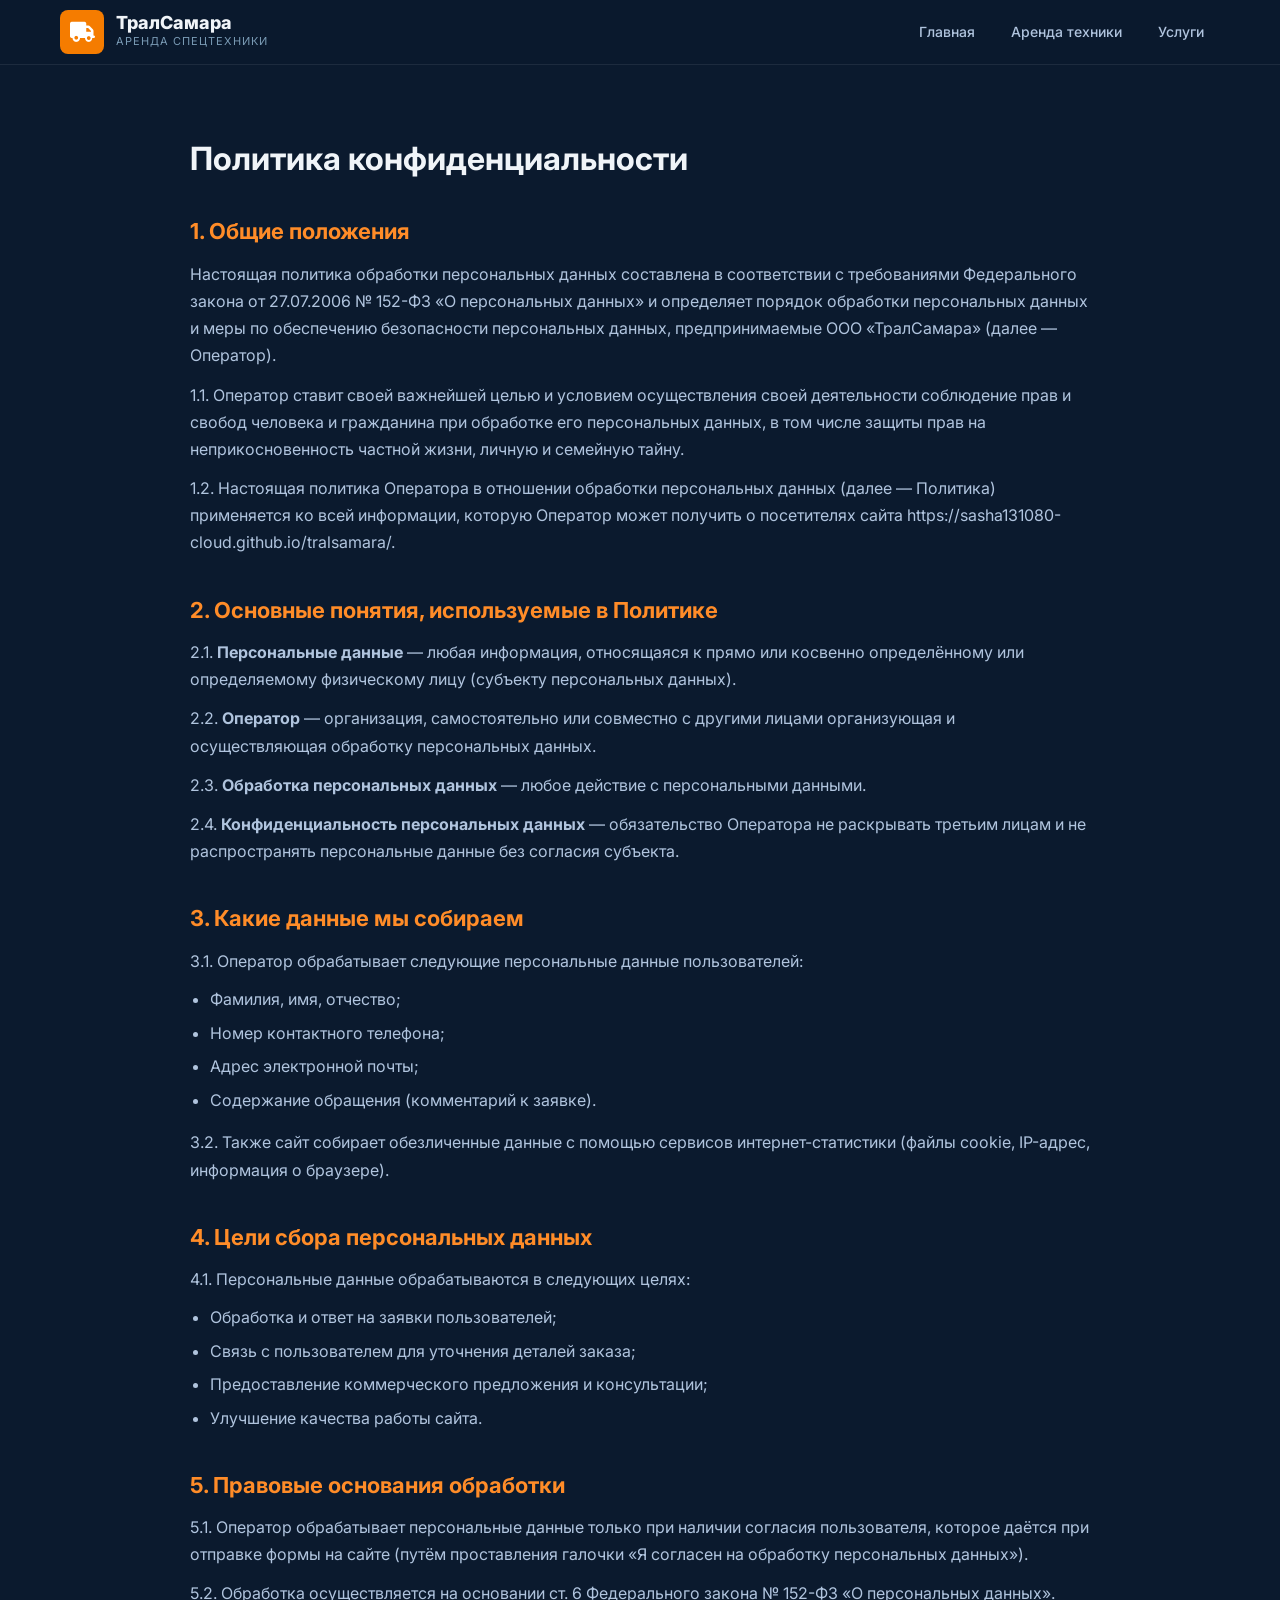
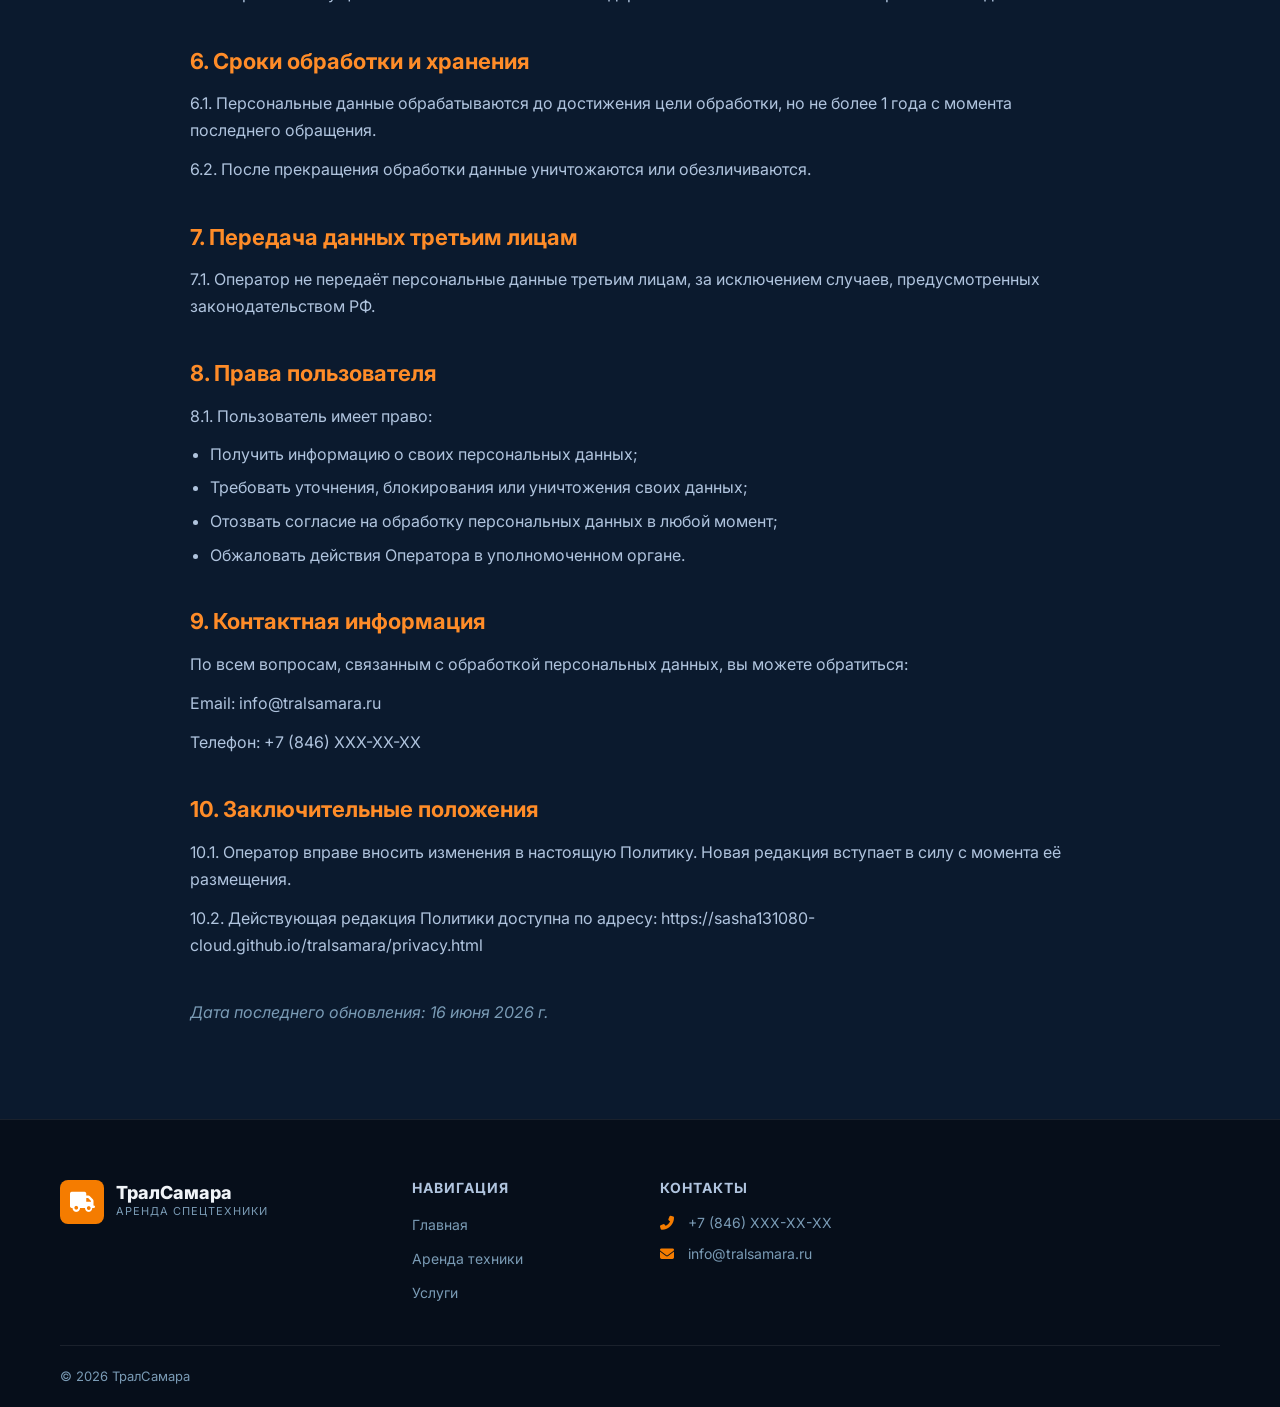
<file: privacy.html>
<!DOCTYPE html>
<html lang="ru">
<head>
    <meta charset="UTF-8">
    <meta name="viewport" content="width=device-width, initial-scale=1.0">
    <title>Политика конфиденциальности — ТралСамара</title>
    <meta name="robots" content="noindex, nofollow">
    <link rel="preconnect" href="https://fonts.googleapis.com">
    <link rel="preconnect" href="https://fonts.gstatic.com" crossorigin>
    <link href="https://fonts.googleapis.com/css2?family=Inter:wght@400;500;600;700&display=swap" rel="stylesheet">
    <link rel="stylesheet" href="https://cdnjs.cloudflare.com/ajax/libs/font-awesome/6.5.0/css/all.min.css">
    <link rel="stylesheet" href="css/style.css">
</head>
<body>
    <header class="header" id="header">
        <div class="header__main">
            <div class="container">
                <div class="header__inner">
                    <a href="/" class="logo">
                        <span class="logo__icon"><i class="fas fa-truck"></i></span>
                        <span class="logo__text">
                            <span class="logo__name">ТралСамара</span>
                            <span class="logo__desc">Аренда спецтехники</span>
                        </span>
                    </a>
                    <nav class="nav" id="nav">
                        <ul class="nav__list">
                            <li><a href="/" class="nav__link">Главная</a></li>
                            <li><a href="catalog.html" class="nav__link">Аренда техники</a></li>
                            <li><a href="services.html" class="nav__link">Услуги</a></li>
                        </ul>
                    </nav>
                    <button class="burger" id="burger" aria-label="Меню">
                        <span></span><span></span><span></span>
                    </button>
                </div>
            </div>
        </div>
    </header>

    <section class="section" style="padding-top: 140px;">
        <div class="container">
            <div class="privacy-content" style="max-width: 900px; margin: 0 auto;">
                <h1>Политика конфиденциальности</h1>
                
                <h2>1. Общие положения</h2>
                <p>Настоящая политика обработки персональных данных составлена в соответствии с требованиями Федерального закона от 27.07.2006 № 152-ФЗ «О персональных данных» и определяет порядок обработки персональных данных и меры по обеспечению безопасности персональных данных, предпринимаемые ООО «ТралСамара» (далее — Оператор).</p>
                <p>1.1. Оператор ставит своей важнейшей целью и условием осуществления своей деятельности соблюдение прав и свобод человека и гражданина при обработке его персональных данных, в том числе защиты прав на неприкосновенность частной жизни, личную и семейную тайну.</p>
                <p>1.2. Настоящая политика Оператора в отношении обработки персональных данных (далее — Политика) применяется ко всей информации, которую Оператор может получить о посетителях сайта https://sasha131080-cloud.github.io/tralsamara/.</p>

                <h2>2. Основные понятия, используемые в Политике</h2>
                <p>2.1. <strong>Персональные данные</strong> — любая информация, относящаяся к прямо или косвенно определённому или определяемому физическому лицу (субъекту персональных данных).</p>
                <p>2.2. <strong>Оператор</strong> — организация, самостоятельно или совместно с другими лицами организующая и осуществляющая обработку персональных данных.</p>
                <p>2.3. <strong>Обработка персональных данных</strong> — любое действие с персональными данными.</p>
                <p>2.4. <strong>Конфиденциальность персональных данных</strong> — обязательство Оператора не раскрывать третьим лицам и не распространять персональные данные без согласия субъекта.</p>

                <h2>3. Какие данные мы собираем</h2>
                <p>3.1. Оператор обрабатывает следующие персональные данные пользователей:</p>
                <ul>
                    <li>Фамилия, имя, отчество;</li>
                    <li>Номер контактного телефона;</li>
                    <li>Адрес электронной почты;</li>
                    <li>Содержание обращения (комментарий к заявке).</li>
                </ul>
                <p>3.2. Также сайт собирает обезличенные данные с помощью сервисов интернет-статистики (файлы cookie, IP-адрес, информация о браузере).</p>

                <h2>4. Цели сбора персональных данных</h2>
                <p>4.1. Персональные данные обрабатываются в следующих целях:</p>
                <ul>
                    <li>Обработка и ответ на заявки пользователей;</li>
                    <li>Связь с пользователем для уточнения деталей заказа;</li>
                    <li>Предоставление коммерческого предложения и консультации;</li>
                    <li>Улучшение качества работы сайта.</li>
                </ul>

                <h2>5. Правовые основания обработки</h2>
                <p>5.1. Оператор обрабатывает персональные данные только при наличии согласия пользователя, которое даётся при отправке формы на сайте (путём проставления галочки «Я согласен на обработку персональных данных»).</p>
                <p>5.2. Обработка осуществляется на основании ст. 6 Федерального закона № 152-ФЗ «О персональных данных».</p>

                <h2>6. Сроки обработки и хранения</h2>
                <p>6.1. Персональные данные обрабатываются до достижения цели обработки, но не более 1 года с момента последнего обращения.</p>
                <p>6.2. После прекращения обработки данные уничтожаются или обезличиваются.</p>

                <h2>7. Передача данных третьим лицам</h2>
                <p>7.1. Оператор не передаёт персональные данные третьим лицам, за исключением случаев, предусмотренных законодательством РФ.</p>

                <h2>8. Права пользователя</h2>
                <p>8.1. Пользователь имеет право:</p>
                <ul>
                    <li>Получить информацию о своих персональных данных;</li>
                    <li>Требовать уточнения, блокирования или уничтожения своих данных;</li>
                    <li>Отозвать согласие на обработку персональных данных в любой момент;</li>
                    <li>Обжаловать действия Оператора в уполномоченном органе.</li>
                </ul>

                <h2>9. Контактная информация</h2>
                <p>По всем вопросам, связанным с обработкой персональных данных, вы можете обратиться:</p>
                <p>Email: info@tralsamara.ru</p>
                <p>Телефон: +7 (846) XXX-XX-XX</p>

                <h2>10. Заключительные положения</h2>
                <p>10.1. Оператор вправе вносить изменения в настоящую Политику. Новая редакция вступает в силу с момента её размещения.</p>
                <p>10.2. Действующая редакция Политики доступна по адресу: https://sasha131080-cloud.github.io/tralsamara/privacy.html</p>

                <p style="margin-top: 40px; color: var(--text-muted);"><em>Дата последнего обновления: 16 июня 2026 г.</em></p>
            </div>
        </div>
    </section>

    <footer class="footer">
        <div class="container">
            <div class="footer__inner">
                <div class="footer__col">
                    <div class="logo">
                        <span class="logo__icon"><i class="fas fa-truck"></i></span>
                        <span class="logo__text">
                            <span class="logo__name">ТралСамара</span>
                            <span class="logo__desc">Аренда спецтехники</span>
                        </span>
                    </div>
                </div>
                <div class="footer__col">
                    <h4>Навигация</h4>
                    <ul class="footer__links">
                        <li><a href="/">Главная</a></li>
                        <li><a href="catalog.html">Аренда техники</a></li>
                        <li><a href="services.html">Услуги</a></li>
                    </ul>
                </div>
                <div class="footer__col">
                    <h4>Контакты</h4>
                    <p><i class="fas fa-phone-alt"></i> <a href="tel:+7846XXX-XX-XX">+7 (846) XXX-XX-XX</a></p>
                    <p><i class="fas fa-envelope"></i> <a href="mailto:info@tralsamara.ru">info@tralsamara.ru</a></p>
                </div>
            </div>
            <div class="footer__bottom">
                <p>&copy; 2026 ТралСамара</p>
            </div>
        </div>
    </footer>
    <script src="js/script.js"></script>
</body>
</html>
</file>
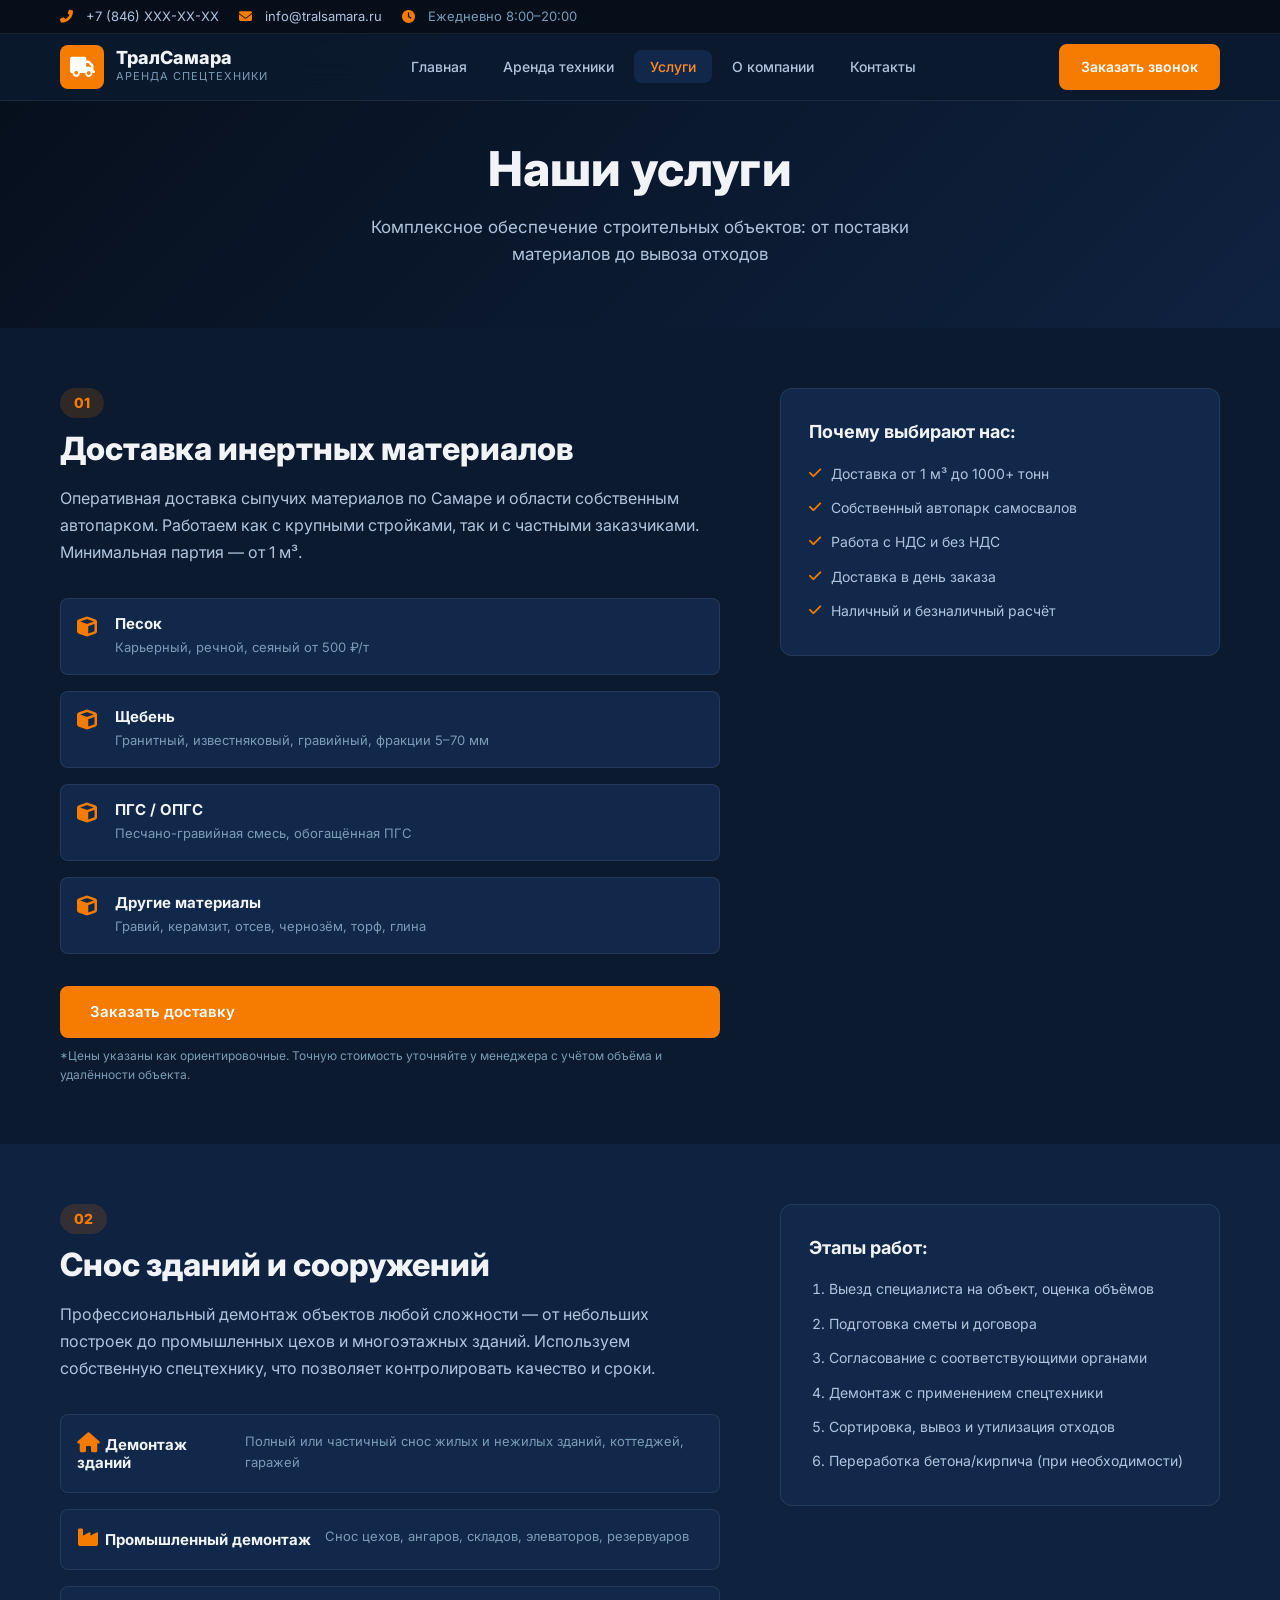
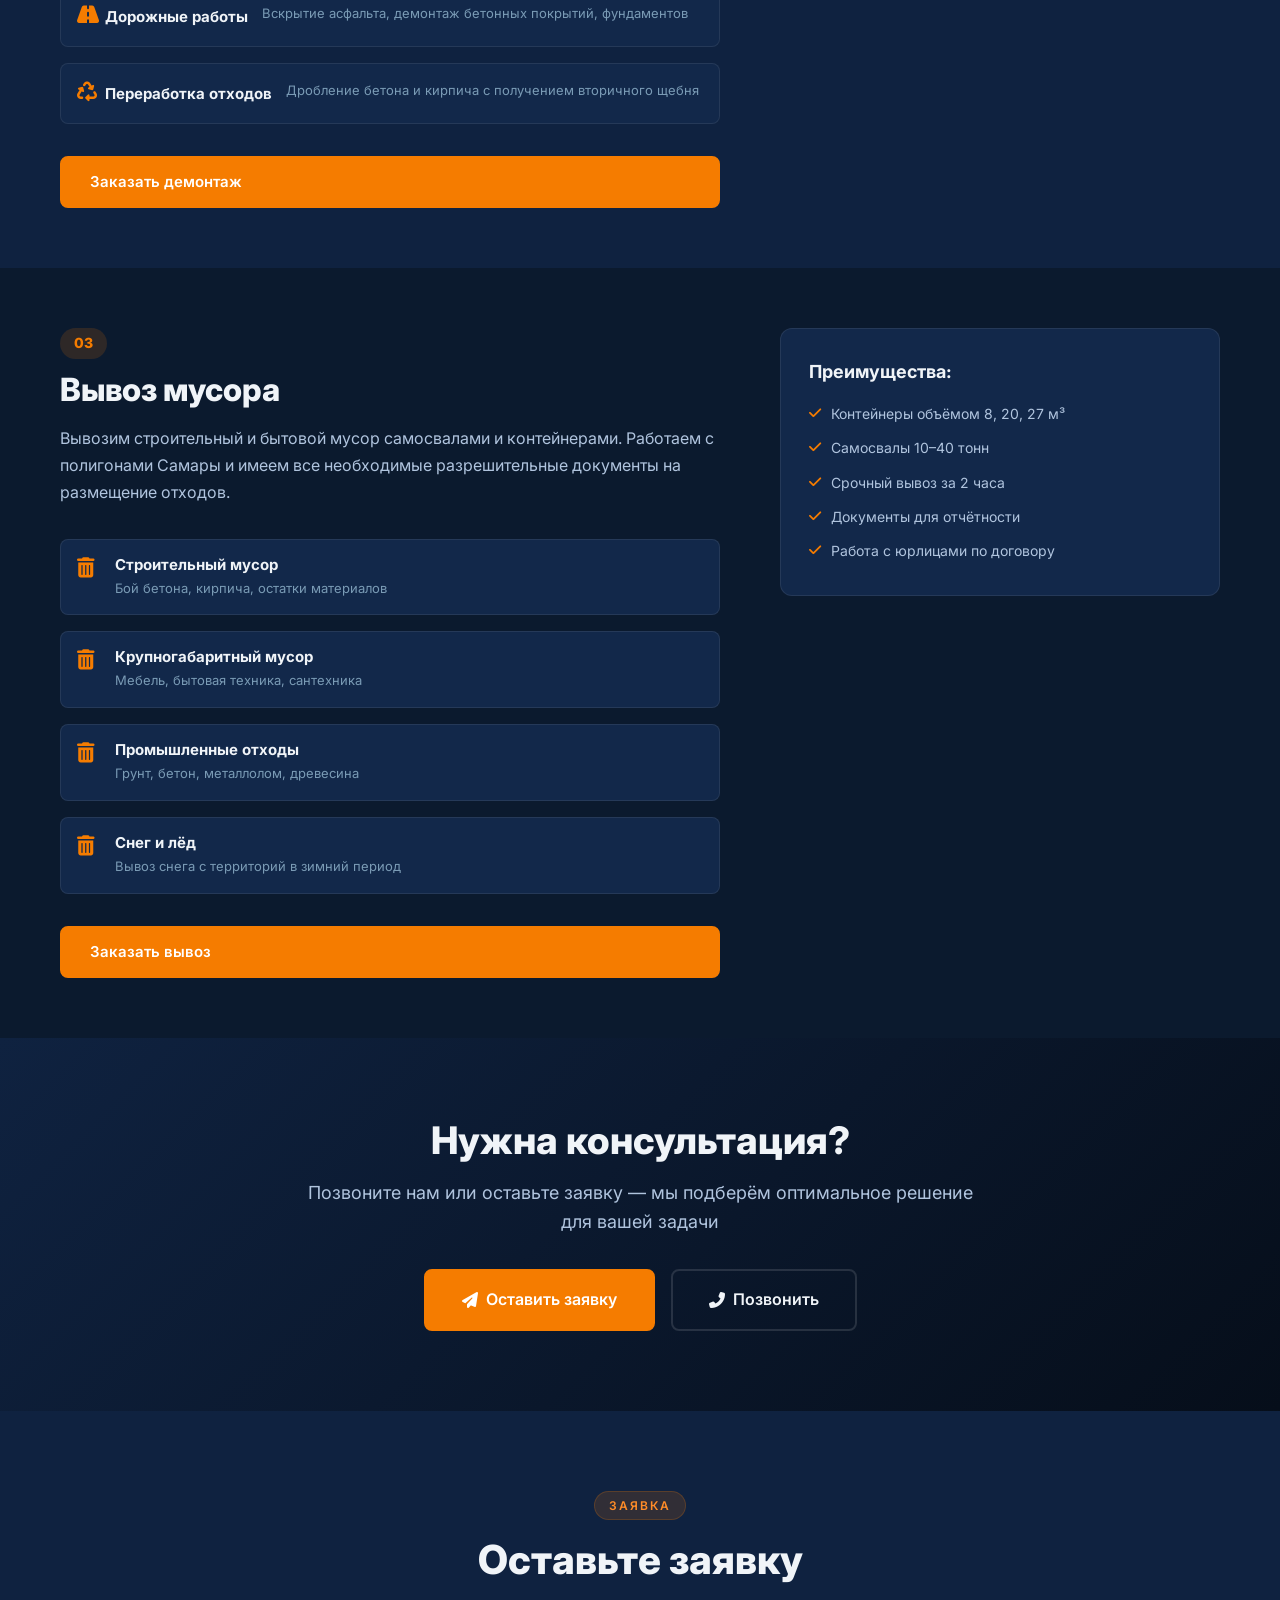
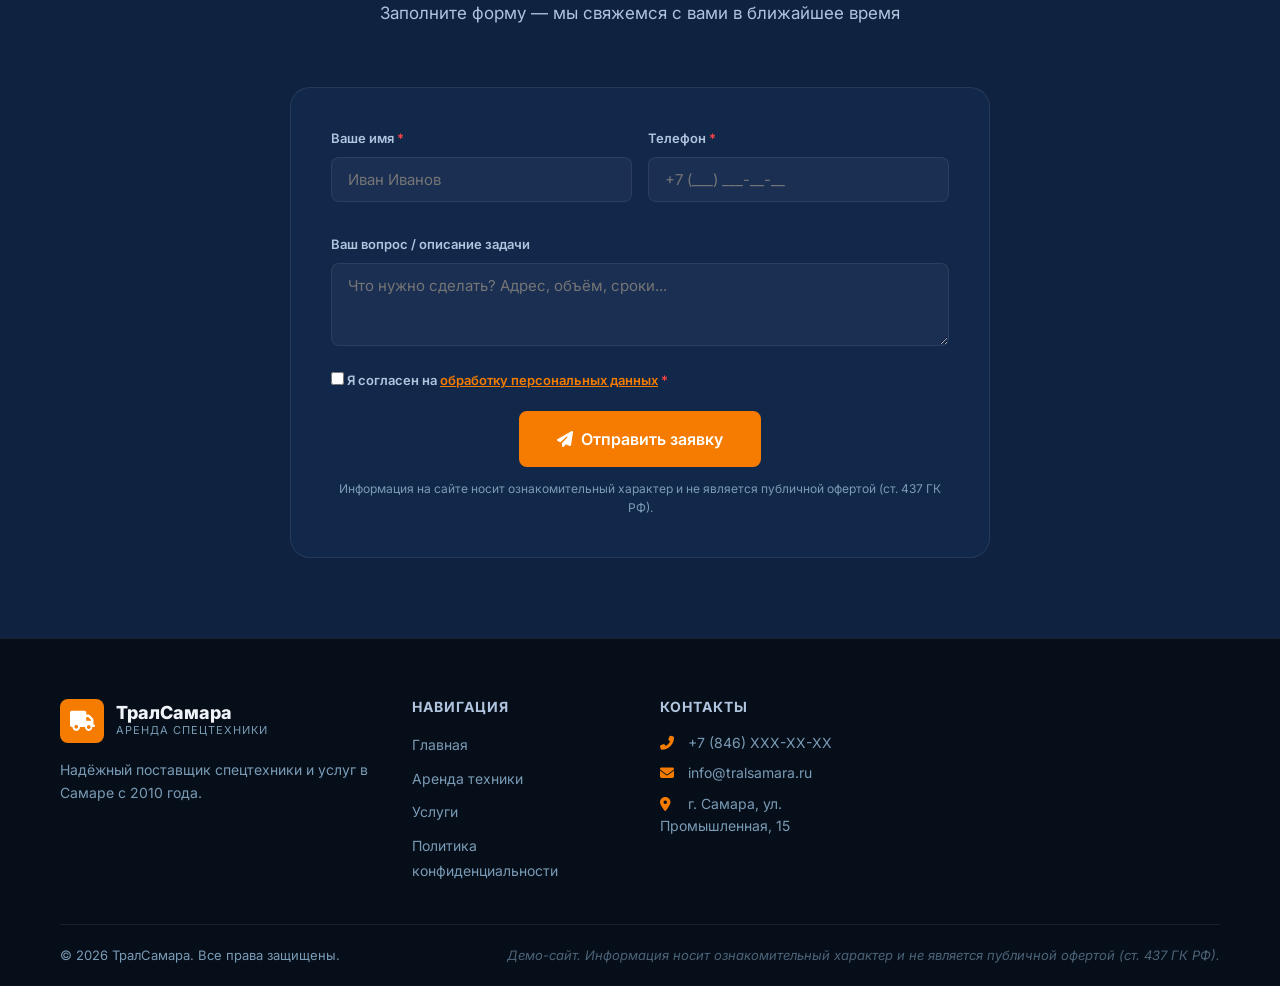
<file: services.html>
<!DOCTYPE html>
<html lang="ru">
<head>
    <meta charset="UTF-8">
    <meta name="viewport" content="width=device-width, initial-scale=1.0">
    <title>Услуги — ТралСамара: доставка инертных, снос зданий, вывоз мусора</title>
    <meta name="description" content="Доставка песка, щебня, ПГС; снос зданий и сооружений; вывоз строительного мусора в Самаре. Работаем с организациями и частными лицами.">
    <meta name="keywords" content="доставка песка Самара, доставка щебня, снос зданий, вывоз мусора, инертные материалы Самара">
    <link rel="canonical" href="https://sasha131080-cloud.github.io/tralsamara/services.html">
    <link rel="preconnect" href="https://fonts.googleapis.com">
    <link rel="preconnect" href="https://fonts.gstatic.com" crossorigin>
    <link href="https://fonts.googleapis.com/css2?family=Inter:wght@400;500;600;700;800;900&display=swap" rel="stylesheet">
    <link rel="stylesheet" href="https://cdnjs.cloudflare.com/ajax/libs/font-awesome/6.5.0/css/all.min.css">
    <link rel="stylesheet" href="css/style.css">
</head>
<body>
    <!-- Шапка -->
    <header class="header" id="header">
        <div class="header__top">
            <div class="container">
                <div class="header__contacts">
                    <a href="tel:+7846XXX-XX-XX" class="header__phone"><i class="fas fa-phone-alt"></i> +7 (846) XXX-XX-XX</a>
                    <a href="mailto:info@tralsamara.ru" class="header__email"><i class="fas fa-envelope"></i> info@tralsamara.ru</a>
                    <span class="header__hours"><i class="fas fa-clock"></i> Ежедневно 8:00–20:00</span>
                </div>
            </div>
        </div>
        <div class="header__main">
            <div class="container">
                <div class="header__inner">
                    <a href="/" class="logo">
                        <span class="logo__icon"><i class="fas fa-truck"></i></span>
                        <span class="logo__text">
                            <span class="logo__name">ТралСамара</span>
                            <span class="logo__desc">Аренда спецтехники</span>
                        </span>
                    </a>
                    <nav class="nav" id="nav">
                        <ul class="nav__list">
                            <li><a href="/" class="nav__link">Главная</a></li>
                            <li><a href="catalog.html" class="nav__link">Аренда техники</a></li>
                            <li><a href="services.html" class="nav__link nav__link--active">Услуги</a></li>
                            <li><a href="/#about" class="nav__link">О компании</a></li>
                            <li><a href="/#contacts" class="nav__link">Контакты</a></li>
                        </ul>
                    </nav>
                    <div class="header__actions">
                        <a href="#order" class="btn btn--accent btn--sm header__cta">Заказать звонок</a>
                        <button class="burger" id="burger" aria-label="Меню">
                            <span></span><span></span><span></span>
                        </button>
                    </div>
                </div>
            </div>
        </div>
    </header>

    <!-- Hero -->
    <section class="page-hero">
        <div class="container">
            <h1 class="page-hero__title">Наши услуги</h1>
            <p class="page-hero__desc">Комплексное обеспечение строительных объектов: от поставки материалов до вывоза отходов</p>
        </div>
    </section>

    <!-- Доставка инертных материалов -->
    <section class="section service-detail" id="inert">
        <div class="container">
            <div class="service-detail__inner">
                <div class="service-detail__content">
                    <span class="service-detail__num">01</span>
                    <h2 class="service-detail__title">Доставка инертных материалов</h2>
                    <p class="service-detail__desc">Оперативная доставка сыпучих материалов по Самаре и области собственным автопарком. Работаем как с крупными стройками, так и с частными заказчиками. Минимальная партия — от 1 м³.</p>
                    <div class="service-detail__materials">
                        <div class="material-item">
                            <i class="fas fa-cube"></i>
                            <div>
                                <h4>Песок</h4>
                                <p>Карьерный, речной, сеяный от 500 ₽/т</p>
                            </div>
                        </div>
                        <div class="material-item">
                            <i class="fas fa-cube"></i>
                            <div>
                                <h4>Щебень</h4>
                                <p>Гранитный, известняковый, гравийный, фракции 5–70 мм</p>
                            </div>
                        </div>
                        <div class="material-item">
                            <i class="fas fa-cube"></i>
                            <div>
                                <h4>ПГС / ОПГС</h4>
                                <p>Песчано-гравийная смесь, обогащённая ПГС</p>
                            </div>
                        </div>
                        <div class="material-item">
                            <i class="fas fa-cube"></i>
                            <div>
                                <h4>Другие материалы</h4>
                                <p>Гравий, керамзит, отсев, чернозём, торф, глина</p>
                            </div>
                        </div>
                    </div>
                    <div class="service-detail__cta">
                        <a href="#order" class="btn btn--accent">Заказать доставку</a>
                        <span class="service-detail__note">*Цены указаны как ориентировочные. Точную стоимость уточняйте у менеджера с учётом объёма и удалённости объекта.</span>
                    </div>
                </div>
                <div class="service-detail__features">
                    <h3>Почему выбирают нас:</h3>
                    <ul>
                        <li><i class="fas fa-check"></i> Доставка от 1 м³ до 1000+ тонн</li>
                        <li><i class="fas fa-check"></i> Собственный автопарк самосвалов</li>
                        <li><i class="fas fa-check"></i> Работа с НДС и без НДС</li>
                        <li><i class="fas fa-check"></i> Доставка в день заказа</li>
                        <li><i class="fas fa-check"></i> Наличный и безналичный расчёт</li>
                    </ul>
                </div>
            </div>
        </div>
    </section>

    <!-- Снос зданий -->
    <section class="section service-detail service-detail--alt" id="demolition">
        <div class="container">
            <div class="service-detail__inner">
                <div class="service-detail__content">
                    <span class="service-detail__num">02</span>
                    <h2 class="service-detail__title">Снос зданий и сооружений</h2>
                    <p class="service-detail__desc">Профессиональный демонтаж объектов любой сложности — от небольших построек до промышленных цехов и многоэтажных зданий. Используем собственную спецтехнику, что позволяет контролировать качество и сроки.</p>
                    <div class="service-detail__types">
                        <div class="demo-type">
                            <h4><i class="fas fa-home"></i> Демонтаж зданий</h4>
                            <p>Полный или частичный снос жилых и нежилых зданий, коттеджей, гаражей</p>
                        </div>
                        <div class="demo-type">
                            <h4><i class="fas fa-industry"></i> Промышленный демонтаж</h4>
                            <p>Снос цехов, ангаров, складов, элеваторов, резервуаров</p>
                        </div>
                        <div class="demo-type">
                            <h4><i class="fas fa-road"></i> Дорожные работы</h4>
                            <p>Вскрытие асфальта, демонтаж бетонных покрытий, фундаментов</p>
                        </div>
                        <div class="demo-type">
                            <h4><i class="fas fa-recycle"></i> Переработка отходов</h4>
                            <p>Дробление бетона и кирпича с получением вторичного щебня</p>
                        </div>
                    </div>
                    <div class="service-detail__cta">
                        <a href="#order" class="btn btn--accent">Заказать демонтаж</a>
                    </div>
                </div>
                <div class="service-detail__features">
                    <h3>Этапы работ:</h3>
                    <ol>
                        <li>Выезд специалиста на объект, оценка объёмов</li>
                        <li>Подготовка сметы и договора</li>
                        <li>Согласование с соответствующими органами</li>
                        <li>Демонтаж с применением спецтехники</li>
                        <li>Сортировка, вывоз и утилизация отходов</li>
                        <li>Переработка бетона/кирпича (при необходимости)</li>
                    </ol>
                </div>
            </div>
        </div>
    </section>

    <!-- Вывоз мусора -->
    <section class="section service-detail" id="waste">
        <div class="container">
            <div class="service-detail__inner">
                <div class="service-detail__content">
                    <span class="service-detail__num">03</span>
                    <h2 class="service-detail__title">Вывоз мусора</h2>
                    <p class="service-detail__desc">Вывозим строительный и бытовой мусор самосвалами и контейнерами. Работаем с полигонами Самары и имеем все необходимые разрешительные документы на размещение отходов.</p>
                    <div class="service-detail__materials">
                        <div class="material-item">
                            <i class="fas fa-trash-alt"></i>
                            <div>
                                <h4>Строительный мусор</h4>
                                <p>Бой бетона, кирпича, остатки материалов</p>
                            </div>
                        </div>
                        <div class="material-item">
                            <i class="fas fa-trash-alt"></i>
                            <div>
                                <h4>Крупногабаритный мусор</h4>
                                <p>Мебель, бытовая техника, сантехника</p>
                            </div>
                        </div>
                        <div class="material-item">
                            <i class="fas fa-trash-alt"></i>
                            <div>
                                <h4>Промышленные отходы</h4>
                                <p>Грунт, бетон, металлолом, древесина</p>
                            </div>
                        </div>
                        <div class="material-item">
                            <i class="fas fa-trash-alt"></i>
                            <div>
                                <h4>Снег и лёд</h4>
                                <p>Вывоз снега с территорий в зимний период</p>
                            </div>
                        </div>
                    </div>
                    <div class="service-detail__cta">
                        <a href="#order" class="btn btn--accent">Заказать вывоз</a>
                    </div>
                </div>
                <div class="service-detail__features">
                    <h3>Преимущества:</h3>
                    <ul>
                        <li><i class="fas fa-check"></i> Контейнеры объёмом 8, 20, 27 м³</li>
                        <li><i class="fas fa-check"></i> Самосвалы 10–40 тонн</li>
                        <li><i class="fas fa-check"></i> Срочный вывоз за 2 часа</li>
                        <li><i class="fas fa-check"></i> Документы для отчётности</li>
                        <li><i class="fas fa-check"></i> Работа с юрлицами по договору</li>
                    </ul>
                </div>
            </div>
        </div>
    </section>

    <!-- CTA -->
    <section class="section cta-block">
        <div class="container">
            <div class="cta-block__inner">
                <h2 class="cta-block__title">Нужна консультация?</h2>
                <p class="cta-block__desc">Позвоните нам или оставьте заявку — мы подберём оптимальное решение для вашей задачи</p>
                <div class="cta-block__actions">
                    <a href="#order" class="btn btn--accent btn--lg"><i class="fas fa-paper-plane"></i> Оставить заявку</a>
                    <a href="tel:+7846XXX-XX-XX" class="btn btn--outline btn--lg"><i class="fas fa-phone-alt"></i> Позвонить</a>
                </div>
            </div>
        </div>
    </section>

    <!-- Форма -->
    <section class="section order" id="order">
        <div class="container">
            <div class="section__header">
                <span class="section__label">Заявка</span>
                <h2 class="section__title">Оставьте заявку</h2>
                <p class="section__desc">Заполните форму — мы свяжемся с вами в ближайшее время</p>
            </div>
            <div class="order__card">
                <form class="order-form" id="orderForm">
                    <input type="hidden" name="form_type" value="order">
                    <div class="order-form__row">
                        <div class="order-form__group">
                            <label for="orderName">Ваше имя <span class="required">*</span></label>
                            <input type="text" id="orderName" name="name" placeholder="Иван Иванов" required>
                        </div>
                        <div class="order-form__group">
                            <label for="orderPhone">Телефон <span class="required">*</span></label>
                            <input type="tel" id="orderPhone" name="phone" placeholder="+7 (___) ___-__-__" required>
                        </div>
                    </div>
                    <div class="order-form__group">
                        <label for="orderComment">Ваш вопрос / описание задачи</label>
                        <textarea id="orderComment" name="comment" rows="3" placeholder="Что нужно сделать? Адрес, объём, сроки..."></textarea>
                    </div>
                    <div class="order-form__group order-form__group--checkbox">
                        <label class="checkbox-label">
                            <input type="checkbox" name="consent" required>
                            <span>Я согласен на <a href="privacy.html" target="_blank">обработку персональных данных</a> <span class="required">*</span></span>
                        </label>
                    </div>
                    <div class="order-form__actions">
                        <button type="submit" class="btn btn--accent btn--lg"><i class="fas fa-paper-plane"></i> Отправить заявку</button>
                    </div>
                    <p class="order-form__policy">Информация на сайте носит ознакомительный характер и не является публичной офертой (ст. 437 ГК РФ).</p>
                </form>
                <div class="order__success" id="orderSuccess" style="display:none;">
                    <i class="fas fa-check-circle"></i>
                    <h3>Заявка принята!</h3>
                    <p>Мы перезвоним вам в ближайшее время.</p>
                </div>
            </div>
        </div>
    </section>

    <!-- Футер -->
    <footer class="footer">
        <div class="container">
            <div class="footer__inner">
                <div class="footer__col">
                    <div class="logo">
                        <span class="logo__icon"><i class="fas fa-truck"></i></span>
                        <span class="logo__text">
                            <span class="logo__name">ТралСамара</span>
                            <span class="logo__desc">Аренда спецтехники</span>
                        </span>
                    </div>
                    <p class="footer__desc">Надёжный поставщик спецтехники и услуг в Самаре с 2010 года.</p>
                </div>
                <div class="footer__col">
                    <h4>Навигация</h4>
                    <ul class="footer__links">
                        <li><a href="/">Главная</a></li>
                        <li><a href="catalog.html">Аренда техники</a></li>
                        <li><a href="services.html">Услуги</a></li>
                        <li><a href="privacy.html">Политика конфиденциальности</a></li>
                    </ul>
                </div>
                <div class="footer__col">
                    <h4>Контакты</h4>
                    <p><i class="fas fa-phone-alt"></i> <a href="tel:+7846XXX-XX-XX">+7 (846) XXX-XX-XX</a></p>
                    <p><i class="fas fa-envelope"></i> <a href="mailto:info@tralsamara.ru">info@tralsamara.ru</a></p>
                    <p><i class="fas fa-map-marker-alt"></i> г. Самара, ул. Промышленная, 15</p>
                </div>
            </div>
            <div class="footer__bottom">
                <p>&copy; 2026 ТралСамара. Все права защищены.</p>
                <p class="footer__dev">Демо-сайт. Информация носит ознакомительный характер и не является публичной офертой (ст. 437 ГК РФ).</p>
            </div>
        </div>
    </footer>

    <script src="js/script.js"></script>
</body>
</html>
</file>
<file: css/style.css>
/* ============================================
   ТралСамара — Modern B2B Theme
   Тёмно-синяя тема + акцентный оранжевый
   Mobile-first адаптив
   ============================================ */

/* === CSS Variables === */
:root {
    --bg-primary: #0b1a2e;
    --bg-secondary: #0f2240;
    --bg-card: #12284a;
    --bg-card-hover: #18345c;
    --bg-input: #1a2f52;
    --bg-dark: #060e1a;
    
    --accent: #f57c00;
    --accent-hover: #e07000;
    --accent-light: rgba(245, 124, 0, 0.15);
    --accent-glow: rgba(245, 124, 0, 0.3);
    
    --text-primary: #f0f4f8;
    --text-secondary: #b0c4de;
    --text-muted: #7a9bb5;
    --text-accent: #ff8c28;
    
    --border: rgba(255, 255, 255, 0.08);
    --border-light: rgba(255, 255, 255, 0.12);
    
    --radius: 12px;
    --radius-sm: 8px;
    --radius-lg: 20px;
    
    --shadow: 0 4px 20px rgba(0,0,0,0.3);
    --shadow-lg: 0 8px 40px rgba(0,0,0,0.4);
    --shadow-accent: 0 4px 20px rgba(245, 124, 0, 0.3);
    
    --transition: 0.3s ease;
    --font: 'Inter', -apple-system, BlinkMacSystemFont, 'Segoe UI', sans-serif;
    
    --header-height: 70px;
    --container: 1200px;
}

/* === Reset & Base === */
*, *::before, *::after { box-sizing: border-box; margin: 0; padding: 0; }

html { scroll-behavior: smooth; scroll-padding-top: 80px; }

body {
    font-family: var(--font);
    font-size: 16px;
    line-height: 1.6;
    color: var(--text-primary);
    background: var(--bg-primary);
    -webkit-font-smoothing: antialiased;
    overflow-x: hidden;
}

img { max-width: 100%; height: auto; display: block; }
a { color: var(--text-accent); text-decoration: none; transition: color var(--transition); }
a:hover { color: var(--accent-hover); }
ul, ol { list-style: none; }

::selection { background: var(--accent); color: #fff; }
::-webkit-scrollbar { width: 8px; }
::-webkit-scrollbar-track { background: var(--bg-dark); }
::-webkit-scrollbar-thumb { background: var(--bg-card-hover); border-radius: 4px; }
::-webkit-scrollbar-thumb:hover { background: var(--accent); }

/* === Container === */
.container {
    width: 100%;
    max-width: var(--container);
    margin: 0 auto;
    padding: 0 20px;
}

/* === Typography === */
h1, h2, h3, h4, h5, h6 { line-height: 1.2; font-weight: 700; }
.text-accent { color: var(--text-accent); }
.required { color: #ff4444; }

/* === Buttons === */
.btn {
    display: inline-flex;
    align-items: center;
    gap: 8px;
    padding: 12px 28px;
    font-family: var(--font);
    font-size: 15px;
    font-weight: 600;
    border: 2px solid transparent;
    border-radius: var(--radius-sm);
    cursor: pointer;
    transition: all var(--transition);
    text-decoration: none;
    white-space: nowrap;
}

.btn--accent {
    background: var(--accent);
    color: #fff !important;
    border-color: var(--accent);
}
.btn--accent:hover {
    background: var(--accent-hover);
    border-color: var(--accent-hover);
    box-shadow: var(--shadow-accent);
    transform: translateY(-2px);
}

.btn--outline {
    background: transparent;
    color: var(--text-primary) !important;
    border-color: var(--border-light);
}
.btn--outline:hover {
    border-color: var(--accent);
    color: var(--text-accent) !important;
    transform: translateY(-2px);
}

.btn--lg { padding: 16px 36px; font-size: 16px; }
.btn--sm { padding: 10px 20px; font-size: 14px; }

/* === Header === */
.header {
    position: fixed;
    top: 0;
    left: 0;
    right: 0;
    z-index: 1000;
    background: rgba(11, 26, 46, 0.95);
    backdrop-filter: blur(20px);
    border-bottom: 1px solid var(--border);
}

.header__top {
    background: var(--bg-dark);
    padding: 6px 0;
    border-bottom: 1px solid var(--border);
}

.header__contacts {
    display: flex;
    align-items: center;
    gap: 20px;
    font-size: 13px;
}
.header__contacts a { color: var(--text-secondary); }
.header__contacts a:hover { color: var(--text-accent); }
.header__contacts i { color: var(--accent); margin-right: 6px; width: 16px; }
.header__hours { color: var(--text-muted); }

.header__main { padding: 10px 0; }
.header__inner {
    display: flex;
    align-items: center;
    justify-content: space-between;
    gap: 20px;
}

/* Logo */
.logo {
    display: flex;
    align-items: center;
    gap: 12px;
    text-decoration: none !important;
    flex-shrink: 0;
}
.logo__icon {
    width: 44px;
    height: 44px;
    background: var(--accent);
    border-radius: var(--radius-sm);
    display: flex;
    align-items: center;
    justify-content: center;
    font-size: 20px;
    color: #fff;
}
.logo__text { display: flex; flex-direction: column; }
.logo__name {
    font-size: 18px;
    font-weight: 800;
    color: var(--text-primary);
    line-height: 1.1;
}
.logo__desc {
    font-size: 11px;
    color: var(--text-muted);
    text-transform: uppercase;
    letter-spacing: 1px;
}

/* Navigation */
.nav__list {
    display: flex;
    align-items: center;
    gap: 4px;
}
.nav__link {
    padding: 8px 16px;
    font-size: 14px;
    font-weight: 500;
    color: var(--text-secondary) !important;
    border-radius: var(--radius-sm);
    transition: all var(--transition);
}
.nav__link:hover,
.nav__link--active {
    color: var(--text-primary) !important;
    background: var(--bg-card);
}
.nav__link--active { color: var(--text-accent) !important; }

/* Burger */
.burger {
    display: none;
    flex-direction: column;
    gap: 5px;
    background: none;
    border: none;
    cursor: pointer;
    padding: 8px;
}
.burger span {
    display: block;
    width: 24px;
    height: 2px;
    background: var(--text-primary);
    border-radius: 2px;
    transition: all var(--transition);
}

/* === Hero Section === */
.hero {
    position: relative;
    min-height: 100vh;
    display: flex;
    align-items: center;
    padding: 140px 0 80px;
    background: linear-gradient(135deg, var(--bg-dark) 0%, var(--bg-primary) 50%, var(--bg-secondary) 100%);
    overflow: hidden;
}

.hero__overlay {
    position: absolute;
    inset: 0;
    background: url("data:image/svg+xml,%3Csvg width='60' height='60' viewBox='0 0 60 60' xmlns='http://www.w3.org/2000/svg'%3E%3Cg fill='none' fill-rule='evenodd'%3E%3Cg fill='%23ffffff' fill-opacity='0.03'%3E%3Cpath d='M36 34v-4h-2v4h-4v2h4v4h2v-4h4v-2h-4zm0-30V0h-2v4h-4v2h4v4h2V6h4V4h-4zM6 34v-4H4v4H0v2h4v4h2v-4h4v-2H6zM6 4V0H4v4H0v2h4v4h2V6h4V4H6z'/%3E%3C/g%3E%3C/g%3E%3C/svg%3E");
    opacity: 0.5;
}

.hero__bg-pattern {
    position: absolute;
    right: -10%;
    top: -10%;
    width: 600px;
    height: 600px;
    border-radius: 50%;
    background: radial-gradient(circle, var(--accent-glow) 0%, transparent 70%);
    opacity: 0.3;
    pointer-events: none;
}

.hero__content { position: relative; z-index: 1; }
.hero__badge {
    display: inline-block;
    padding: 6px 16px;
    background: var(--accent-light);
    color: var(--text-accent);
    font-size: 13px;
    font-weight: 600;
    border-radius: 50px;
    margin-bottom: 24px;
    border: 1px solid rgba(245, 124, 0, 0.3);
}

.hero__title {
    font-size: clamp(36px, 5vw, 64px);
    font-weight: 900;
    margin-bottom: 20px;
    line-height: 1.1;
}

.hero__subtitle {
    font-size: 18px;
    color: var(--text-secondary);
    max-width: 600px;
    margin-bottom: 36px;
    line-height: 1.5;
}

.hero__actions {
    display: flex;
    gap: 16px;
    flex-wrap: wrap;
    margin-bottom: 60px;
}

.hero__stats {
    display: flex;
    gap: 40px;
    flex-wrap: wrap;
}
.hero__stat { text-align: center; }
.hero__stat-num {
    display: block;
    font-size: 36px;
    font-weight: 900;
    color: var(--text-accent);
    line-height: 1;
}
.hero__stat-label {
    font-size: 13px;
    color: var(--text-muted);
    margin-top: 4px;
}

/* === Section === */
.section {
    padding: 80px 0;
}
.section--dark { background: var(--bg-dark); }
.section__header {
    text-align: center;
    max-width: 700px;
    margin: 0 auto 60px;
}
.section__label {
    display: inline-block;
    padding: 4px 14px;
    background: var(--accent-light);
    color: var(--text-accent);
    font-size: 12px;
    font-weight: 600;
    text-transform: uppercase;
    letter-spacing: 2px;
    border-radius: 50px;
    margin-bottom: 16px;
    border: 1px solid rgba(245, 124, 0, 0.2);
}
.section__title {
    font-size: clamp(28px, 3.5vw, 40px);
    font-weight: 800;
    margin-bottom: 16px;
}
.section__desc {
    color: var(--text-secondary);
    font-size: 17px;
    line-height: 1.6;
}

/* === About === */
.about__grid {
    display: grid;
    grid-template-columns: 1fr 1fr;
    gap: 60px;
    align-items: start;
}
.about__content p {
    color: var(--text-secondary);
    margin-bottom: 24px;
    font-size: 16px;
    line-height: 1.7;
}
.about__list {
    display: flex;
    flex-direction: column;
    gap: 12px;
    margin-bottom: 32px;
}
.about__list li {
    display: flex;
    align-items: flex-start;
    gap: 10px;
    color: var(--text-secondary);
}
.about__list li i { color: var(--accent); margin-top: 3px; }

.about__numbers {
    display: grid;
    grid-template-columns: 1fr 1fr;
    gap: 16px;
}
.about__number-card {
    background: var(--bg-card);
    border: 1px solid var(--border);
    border-radius: var(--radius);
    padding: 24px 20px;
    text-align: center;
    transition: all var(--transition);
}
.about__number-card:hover {
    background: var(--bg-card-hover);
    border-color: var(--accent);
    transform: translateY(-4px);
}
.about__number {
    display: block;
    font-size: 32px;
    font-weight: 900;
    color: var(--accent);
    margin-bottom: 4px;
}
.about__label { font-size: 14px; color: var(--text-muted); }

/* === Catalog Preview === */
.catalog-preview { background: var(--bg-secondary); }
.catalog-preview__grid {
    display: grid;
    grid-template-columns: repeat(3, 1fr);
    gap: 24px;
}
.catalog-preview__cta {
    text-align: center;
    margin-top: 40px;
}

/* Equipment Card */
.equip-card {
    background: var(--bg-card);
    border: 1px solid var(--border);
    border-radius: var(--radius);
    padding: 28px 24px;
    transition: all var(--transition);
    display: flex;
    flex-direction: column;
}
.equip-card:hover {
    background: var(--bg-card-hover);
    border-color: var(--accent);
    transform: translateY(-4px);
    box-shadow: var(--shadow-lg);
}
.equip-card__icon {
    width: 56px;
    height: 56px;
    background: var(--accent-light);
    border-radius: var(--radius-sm);
    display: flex;
    align-items: center;
    justify-content: center;
    font-size: 24px;
    color: var(--accent);
    margin-bottom: 16px;
}
.equip-card__title {
    font-size: 18px;
    font-weight: 700;
    margin-bottom: 8px;
}
.equip-card__desc {
    color: var(--text-secondary);
    font-size: 14px;
    margin-bottom: 16px;
    flex-grow: 1;
}
.equip-card__specs {
    display: flex;
    flex-direction: column;
    gap: 6px;
    margin-bottom: 16px;
}
.equip-card__specs li {
    font-size: 13px;
    color: var(--text-muted);
    padding-left: 14px;
    position: relative;
}
.equip-card__specs li::before {
    content: '';
    position: absolute;
    left: 0;
    top: 7px;
    width: 5px;
    height: 5px;
    background: var(--accent);
    border-radius: 50%;
}

/* === Calculator === */
.calculator { background: var(--bg-dark); }
.calc-card {
    max-width: 700px;
    margin: 0 auto;
    background: var(--bg-card);
    border: 1px solid var(--border);
    border-radius: var(--radius-lg);
    padding: 40px;
}
.calc-form__row {
    display: grid;
    grid-template-columns: 1fr 1fr 1fr;
    gap: 16px;
    margin-bottom: 20px;
}
.calc-form__group label {
    display: block;
    font-size: 13px;
    font-weight: 600;
    color: var(--text-secondary);
    margin-bottom: 8px;
}
.calc-form__group select,
.calc-form__group input {
    width: 100%;
    padding: 12px 16px;
    background: var(--bg-input);
    border: 1px solid var(--border);
    border-radius: var(--radius-sm);
    color: var(--text-primary);
    font-family: var(--font);
    font-size: 15px;
    transition: border-color var(--transition);
}
.calc-form__group select:focus,
.calc-form__group input:focus {
    outline: none;
    border-color: var(--accent);
    box-shadow: 0 0 0 3px var(--accent-light);
}
.calc-form__result {
    background: var(--accent-light);
    border: 1px solid rgba(245, 124, 0, 0.3);
    border-radius: var(--radius-sm);
    padding: 16px 20px;
    margin-bottom: 20px;
    text-align: center;
}
.calc-form__result-label { display: block; font-size: 14px; color: var(--text-secondary); margin-bottom: 4px; }
.calc-form__result-price { font-size: 28px; font-weight: 800; color: var(--accent); }
.calc-form__result-note { font-size: 12px; color: var(--text-muted); margin-top: 4px; }
.calc-form__actions { display: flex; gap: 12px; justify-content: center; }

/* === Services Preview === */
.services-preview__grid {
    display: grid;
    grid-template-columns: repeat(3, 1fr);
    gap: 24px;
}
.services-preview__cta { text-align: center; margin-top: 40px; }

/* Service Card */
.service-card {
    display: block;
    background: var(--bg-card);
    border: 1px solid var(--border);
    border-radius: var(--radius);
    padding: 32px 28px;
    transition: all var(--transition);
    text-decoration: none !important;
}
.service-card:hover {
    background: var(--bg-card-hover);
    border-color: var(--accent);
    transform: translateY(-4px);
    box-shadow: var(--shadow-lg);
}
.service-card__icon {
    width: 60px;
    height: 60px;
    background: var(--accent-light);
    border-radius: var(--radius);
    display: flex;
    align-items: center;
    justify-content: center;
    font-size: 26px;
    color: var(--accent);
    margin-bottom: 20px;
}
.service-card__title {
    font-size: 20px;
    font-weight: 700;
    color: var(--text-primary);
    margin-bottom: 12px;
}
.service-card__desc {
    color: var(--text-secondary);
    font-size: 14px;
    line-height: 1.6;
    margin-bottom: 16px;
}
.service-card__link {
    color: var(--accent);
    font-weight: 600;
    font-size: 14px;
    display: inline-flex;
    align-items: center;
    gap: 6px;
}

/* === Benefits === */
.benefits__grid {
    display: grid;
    grid-template-columns: repeat(3, 1fr);
    gap: 24px;
}

.benefit-card {
    background: var(--bg-card);
    border: 1px solid var(--border);
    border-radius: var(--radius);
    padding: 32px 24px;
    position: relative;
    transition: all var(--transition);
}
.benefit-card:hover {
    background: var(--bg-card-hover);
    border-color: var(--accent);
    transform: translateY(-4px);
}
.benefit-card__num {
    position: absolute;
    top: 16px;
    right: 20px;
    font-size: 48px;
    font-weight: 900;
    color: rgba(245, 124, 0, 0.08);
    line-height: 1;
}
.benefit-card__icon {
    font-size: 32px;
    color: var(--accent);
    margin-bottom: 16px;
}
.benefit-card h3 {
    font-size: 18px;
    margin-bottom: 10px;
}
.benefit-card p {
    color: var(--text-secondary);
    font-size: 14px;
    line-height: 1.6;
}

/* === CTA Block === */
.cta-block {
    background: linear-gradient(135deg, var(--bg-secondary), var(--bg-dark));
}
.cta-block__inner {
    text-align: center;
    max-width: 700px;
    margin: 0 auto;
}
.cta-block__title {
    font-size: clamp(28px, 3.5vw, 38px);
    font-weight: 800;
    margin-bottom: 16px;
}
.cta-block__desc {
    font-size: 18px;
    color: var(--text-secondary);
    margin-bottom: 32px;
}
.cta-block__actions {
    display: flex;
    gap: 16px;
    justify-content: center;
    flex-wrap: wrap;
}

/* === Order Form === */
.order { background: var(--bg-secondary); }
.order__card {
    max-width: 700px;
    margin: 0 auto;
    background: var(--bg-card);
    border: 1px solid var(--border);
    border-radius: var(--radius-lg);
    padding: 40px;
}

.order-form__row {
    display: grid;
    grid-template-columns: 1fr 1fr;
    gap: 16px;
    margin-bottom: 16px;
}
.order-form__group { margin-bottom: 16px; }
.order-form__group label {
    display: block;
    font-size: 13px;
    font-weight: 600;
    color: var(--text-secondary);
    margin-bottom: 8px;
}
.order-form__group input,
.order-form__group select,
.order-form__group textarea {
    width: 100%;
    padding: 12px 16px;
    background: var(--bg-input);
    border: 1px solid var(--border);
    border-radius: var(--radius-sm);
    color: var(--text-primary);
    font-family: var(--font);
    font-size: 15px;
    transition: border-color var(--transition);
}
.order-form__group input:focus,
.order-form__group select:focus,
.order-form__group textarea:focus {
    outline: none;
    border-color: var(--accent);
    box-shadow: 0 0 0 3px var(--accent-light);
}
.order-form__group textarea { resize: vertical; min-height: 80px; }
.order-form__group--checkbox { margin-bottom: 20px; }

.checkbox-label {
    display: flex;
    align-items: flex-start;
    gap: 10px;
    cursor: pointer;
    font-size: 14px;
    color: var(--text-secondary);
}
.checkbox-label input { width: auto; margin-top: 3px; }
.checkbox-label a { color: var(--accent); text-decoration: underline; }

.order-form__actions { text-align: center; margin-bottom: 12px; }
.order-form__policy {
    font-size: 12px;
    color: var(--text-muted);
    text-align: center;
}

.order__success {
    text-align: center;
    padding: 40px;
}
.order__success i {
    font-size: 56px;
    color: #4caf50;
    margin-bottom: 16px;
}
.order__success h3 {
    font-size: 24px;
    margin-bottom: 8px;
}
.order__success p { color: var(--text-secondary); }

/* === Contacts === */
.contacts__grid {
    display: grid;
    grid-template-columns: 1fr 1fr;
    gap: 40px;
    align-items: start;
}
.contacts__info { display: flex; flex-direction: column; gap: 24px; }
.contacts__item {
    display: flex;
    gap: 16px;
}
.contacts__item > i {
    width: 44px;
    height: 44px;
    background: var(--accent-light);
    border-radius: var(--radius-sm);
    display: flex;
    align-items: center;
    justify-content: center;
    color: var(--accent);
    font-size: 18px;
    flex-shrink: 0;
}
.contacts__item h4 { font-size: 14px; color: var(--text-muted); margin-bottom: 4px; }
.contacts__item p, .contacts__item a { color: var(--text-primary); font-size: 15px; }

.contacts__social h4 { font-size: 14px; color: var(--text-muted); margin-bottom: 12px; }
.social-links { display: flex; gap: 12px; }
.social-link {
    width: 44px;
    height: 44px;
    background: var(--bg-card);
    border: 1px solid var(--border);
    border-radius: var(--radius-sm);
    display: flex;
    align-items: center;
    justify-content: center;
    color: var(--text-secondary) !important;
    font-size: 18px;
    transition: all var(--transition);
}
.social-link:hover {
    background: var(--accent);
    border-color: var(--accent);
    color: #fff !important;
}

.contacts__map-placeholder {
    background: var(--bg-card);
    border: 1px solid var(--border);
    border-radius: var(--radius);
    padding: 60px 40px;
    text-align: center;
}
.contacts__map-placeholder i {
    font-size: 48px;
    color: var(--accent);
    margin-bottom: 16px;
}
.contacts__map-placeholder p {
    color: var(--text-secondary);
    margin-bottom: 20px;
}

/* === Footer === */
.footer {
    background: var(--bg-dark);
    border-top: 1px solid var(--border);
    padding: 60px 0 0;
}
.footer__inner {
    display: grid;
    grid-template-columns: 1.5fr 1fr 1fr 1.5fr;
    gap: 40px;
    margin-bottom: 40px;
}
.footer__desc {
    color: var(--text-muted);
    font-size: 14px;
    margin-top: 16px;
    line-height: 1.6;
}
.footer__col h4 {
    font-size: 14px;
    font-weight: 700;
    text-transform: uppercase;
    letter-spacing: 1px;
    margin-bottom: 16px;
    color: var(--text-secondary);
}
.footer__links { display: flex; flex-direction: column; gap: 8px; }
.footer__links a {
    color: var(--text-muted) !important;
    font-size: 14px;
    transition: color var(--transition);
}
.footer__links a:hover { color: var(--text-accent) !important; }
.footer__col p {
    color: var(--text-muted);
    font-size: 14px;
    margin-bottom: 8px;
}
.footer__col p i { width: 18px; color: var(--accent); margin-right: 6px; }
.footer__col a { color: var(--text-muted) !important; }

.footer__bottom {
    border-top: 1px solid var(--border);
    padding: 20px 0;
    display: flex;
    justify-content: space-between;
    align-items: center;
    font-size: 13px;
    color: var(--text-muted);
}
.footer__dev { font-style: italic; opacity: 0.6; }

/* === Page Hero (inner pages) === */
.page-hero {
    padding: 140px 0 60px;
    background: linear-gradient(135deg, var(--bg-dark), var(--bg-secondary));
    text-align: center;
}
.page-hero__title {
    font-size: clamp(32px, 4vw, 48px);
    font-weight: 800;
    margin-bottom: 16px;
}
.page-hero__desc {
    max-width: 600px;
    margin: 0 auto;
    color: var(--text-secondary);
    font-size: 17px;
}

/* === Catalog Page === */
.catalog-filter {
    display: flex;
    gap: 8px;
    flex-wrap: wrap;
    justify-content: center;
    margin-bottom: 40px;
}
.catalog-filter__btn {
    padding: 8px 20px;
    background: var(--bg-card);
    border: 1px solid var(--border);
    border-radius: 50px;
    color: var(--text-secondary);
    font-family: var(--font);
    font-size: 14px;
    font-weight: 500;
    cursor: pointer;
    transition: all var(--transition);
}
.catalog-filter__btn:hover,
.catalog-filter__btn--active {
    background: var(--accent);
    border-color: var(--accent);
    color: #fff;
}

.catalog-grid {
    display: grid;
    grid-template-columns: repeat(3, 1fr);
    gap: 24px;
}

/* Product Card */
.product-card {
    background: var(--bg-card);
    border: 1px solid var(--border);
    border-radius: var(--radius);
    padding: 28px 24px;
    position: relative;
    transition: all var(--transition);
    display: flex;
    flex-direction: column;
}
.product-card:hover {
    background: var(--bg-card-hover);
    border-color: var(--accent);
    transform: translateY(-4px);
    box-shadow: var(--shadow-lg);
}
.product-card__badge {
    position: absolute;
    top: 12px;
    right: 12px;
    padding: 4px 12px;
    background: var(--accent);
    color: #fff;
    font-size: 11px;
    font-weight: 700;
    border-radius: 50px;
    text-transform: uppercase;
}
.product-card__img {
    width: 100%;
    height: 200px;
    object-fit: cover;
    border-radius: 8px;
    margin-bottom: 14px;
    display: block;
    background: linear-gradient(135deg, var(--dark), var(--primary));
    transition: transform 0.4s ease;
}
.product-card:hover .product-card__img {
    transform: scale(1.03);
}
.product-card__title {
    font-size: 16px;
    font-weight: 700;
    margin-bottom: 12px;
}
.product-card__specs {
    display: flex;
    flex-direction: column;
    gap: 6px;
    margin-bottom: 16px;
    flex-grow: 1;
}
.product-card__specs li {
    font-size: 13px;
    color: var(--text-muted);
}
.product-card__specs li strong { color: var(--text-secondary); }
.product-card__price {
    font-size: 22px;
    font-weight: 800;
    color: var(--accent);
    margin-bottom: 4px;
}
.product-card__note {
    font-size: 11px;
    color: var(--text-muted);
    margin-bottom: 16px;
}
.product-card__btn { align-self: flex-start; }

.catalog-cta {
    text-align: center;
    margin-top: 60px;
    padding: 40px;
    background: var(--bg-card);
    border: 1px solid var(--border);
    border-radius: var(--radius-lg);
}
.catalog-cta h3 { font-size: 22px; margin-bottom: 8px; }
.catalog-cta p { color: var(--text-secondary); margin-bottom: 20px; }

/* === Service Detail === */
.service-detail { padding: 60px 0; }
.service-detail--alt { background: var(--bg-secondary); }
.service-detail__inner {
    display: grid;
    grid-template-columns: 1.2fr 0.8fr;
    gap: 60px;
    align-items: start;
}
.service-detail__num {
    display: inline-block;
    font-size: 14px;
    font-weight: 800;
    color: var(--accent);
    background: var(--accent-light);
    padding: 4px 14px;
    border-radius: 50px;
    margin-bottom: 12px;
}
.service-detail__title {
    font-size: clamp(24px, 3vw, 32px);
    font-weight: 800;
    margin-bottom: 16px;
}
.service-detail__desc {
    color: var(--text-secondary);
    font-size: 16px;
    line-height: 1.7;
    margin-bottom: 32px;
}
.service-detail__materials,
.service-detail__types {
    display: grid;
    gap: 16px;
    margin-bottom: 32px;
}
.material-item, .demo-type {
    display: flex;
    gap: 14px;
    padding: 16px;
    background: var(--bg-card);
    border: 1px solid var(--border);
    border-radius: var(--radius-sm);
    transition: all var(--transition);
}
.material-item:hover, .demo-type:hover { border-color: var(--accent); }
.material-item i, .demo-type i {
    font-size: 20px;
    color: var(--accent);
    margin-top: 2px;
    width: 24px;
}
.material-item h4, .demo-type h4 {
    font-size: 15px;
    margin-bottom: 4px;
}
.material-item p, .demo-type p {
    font-size: 13px;
    color: var(--text-muted);
}
.service-detail__cta { display: flex; flex-direction: column; gap: 8px; }
.service-detail__note {
    font-size: 12px;
    color: var(--text-muted);
}
.service-detail__features {
    background: var(--bg-card);
    border: 1px solid var(--border);
    border-radius: var(--radius);
    padding: 32px 28px;
}
.service-detail__features h3 {
    font-size: 18px;
    margin-bottom: 20px;
}
.service-detail__features ul, .service-detail__features ol {
    display: flex;
    flex-direction: column;
    gap: 12px;
}
.service-detail__features li {
    display: flex;
    align-items: flex-start;
    gap: 10px;
    color: var(--text-secondary);
    font-size: 14px;
}
.service-detail__features li i { color: var(--accent); margin-top: 3px; }
.service-detail__features ol li { counter-increment: none; }
.service-detail__features ol { list-style: decimal; padding-left: 20px; }
.service-detail__features ol li { display: list-item; }

/* === Callback Widget === */
.callback-widget {
    position: fixed;
    bottom: 24px;
    right: 24px;
    z-index: 999;
}
.callback-widget__btn {
    width: 56px;
    height: 56px;
    background: var(--accent);
    border: none;
    border-radius: 50%;
    color: #fff;
    font-size: 24px;
    cursor: pointer;
    box-shadow: var(--shadow-accent);
    transition: all var(--transition);
    display: flex;
    align-items: center;
    justify-content: center;
    animation: pulse 2s infinite;
}
.callback-widget__btn:hover {
    transform: scale(1.1);
    background: var(--accent-hover);
}
.callback-widget__form {
    position: absolute;
    bottom: 68px;
    right: 0;
    width: 280px;
    background: var(--bg-card);
    border: 1px solid var(--border);
    border-radius: var(--radius);
    padding: 24px;
    display: none;
    box-shadow: var(--shadow-lg);
}
.callback-widget__form.active { display: block; }
.callback-widget__form h4 {
    font-size: 16px;
    margin-bottom: 16px;
}
.callback-widget__form input {
    width: 100%;
    padding: 10px 14px;
    background: var(--bg-input);
    border: 1px solid var(--border);
    border-radius: var(--radius-sm);
    color: var(--text-primary);
    font-family: var(--font);
    font-size: 14px;
    margin-bottom: 12px;
}
.callback-widget__form input:focus {
    outline: none;
    border-color: var(--accent);
}
.callback-widget__success {
    text-align: center;
    padding: 12px;
    color: #4caf50;
    font-size: 14px;
}

/* === Animations === */
@keyframes pulse {
    0% { box-shadow: 0 0 0 0 rgba(245, 124, 0, 0.6); }
    70% { box-shadow: 0 0 0 14px rgba(245, 124, 0, 0); }
    100% { box-shadow: 0 0 0 0 rgba(245, 124, 0, 0); }
}

/* === Privacy Page === */
.privacy-content h1 { font-size: 32px; margin-bottom: 30px; }
.privacy-content h2 { font-size: 22px; margin-top: 40px; margin-bottom: 16px; color: var(--text-accent); }
.privacy-content p { color: var(--text-secondary); margin-bottom: 12px; line-height: 1.7; }
.privacy-content ul { margin-bottom: 16px; padding-left: 20px; }
.privacy-content ul li {
    color: var(--text-secondary);
    list-style: disc;
    margin-bottom: 8px;
}

/* === Responsive === */
@media (max-width: 1024px) {
    .catalog-preview__grid,
    .services-preview__grid,
    .benefits__grid,
    .catalog-grid {
        grid-template-columns: repeat(2, 1fr);
    }
    .footer__inner { grid-template-columns: repeat(2, 1fr); }
}

@media (max-width: 768px) {
    .header__top { display: none; }
    
    .nav {
        position: fixed;
        top: var(--header-height);
        left: 0;
        right: 0;
        background: var(--bg-primary);
        border-bottom: 1px solid var(--border);
        padding: 20px;
        display: none;
        z-index: 999;
    }
    .nav.active { display: block; }
    .nav__list { flex-direction: column; gap: 0; }
    .nav__link { display: block; padding: 12px 16px; }
    
    .burger { display: flex; }
    .burger.active span:nth-child(1) { transform: rotate(45deg) translate(5px, 5px); }
    .burger.active span:nth-child(2) { opacity: 0; }
    .burger.active span:nth-child(3) { transform: rotate(-45deg) translate(5px, -5px); }
    
    .hero { min-height: auto; padding: 120px 0 60px; }
    .hero__actions { flex-direction: column; }
    .hero__stats { gap: 20px; }
    .hero__stat { flex: 1; }
    
    .about__grid,
    .contacts__grid,
    .service-detail__inner {
        grid-template-columns: 1fr;
        gap: 40px;
    }
    
    .catalog-preview__grid,
    .services-preview__grid,
    .benefits__grid,
    .catalog-grid {
        grid-template-columns: 1fr;
    }
    
    .order-form__row,
    .calc-form__row {
        grid-template-columns: 1fr;
    }
    
    .calc-card,
    .order__card {
        padding: 24px;
    }
    
    .footer__inner { grid-template-columns: 1fr; gap: 30px; }
    .footer__bottom { flex-direction: column; gap: 8px; text-align: center; }

    .header__cta { display: none; }
}

@media (max-width: 480px) {
    .section { padding: 50px 0; }
    .hero__title { font-size: 28px; }
    .hero__stat-num { font-size: 28px; }
    .about__numbers { grid-template-columns: 1fr 1fr; }
}
</file>
